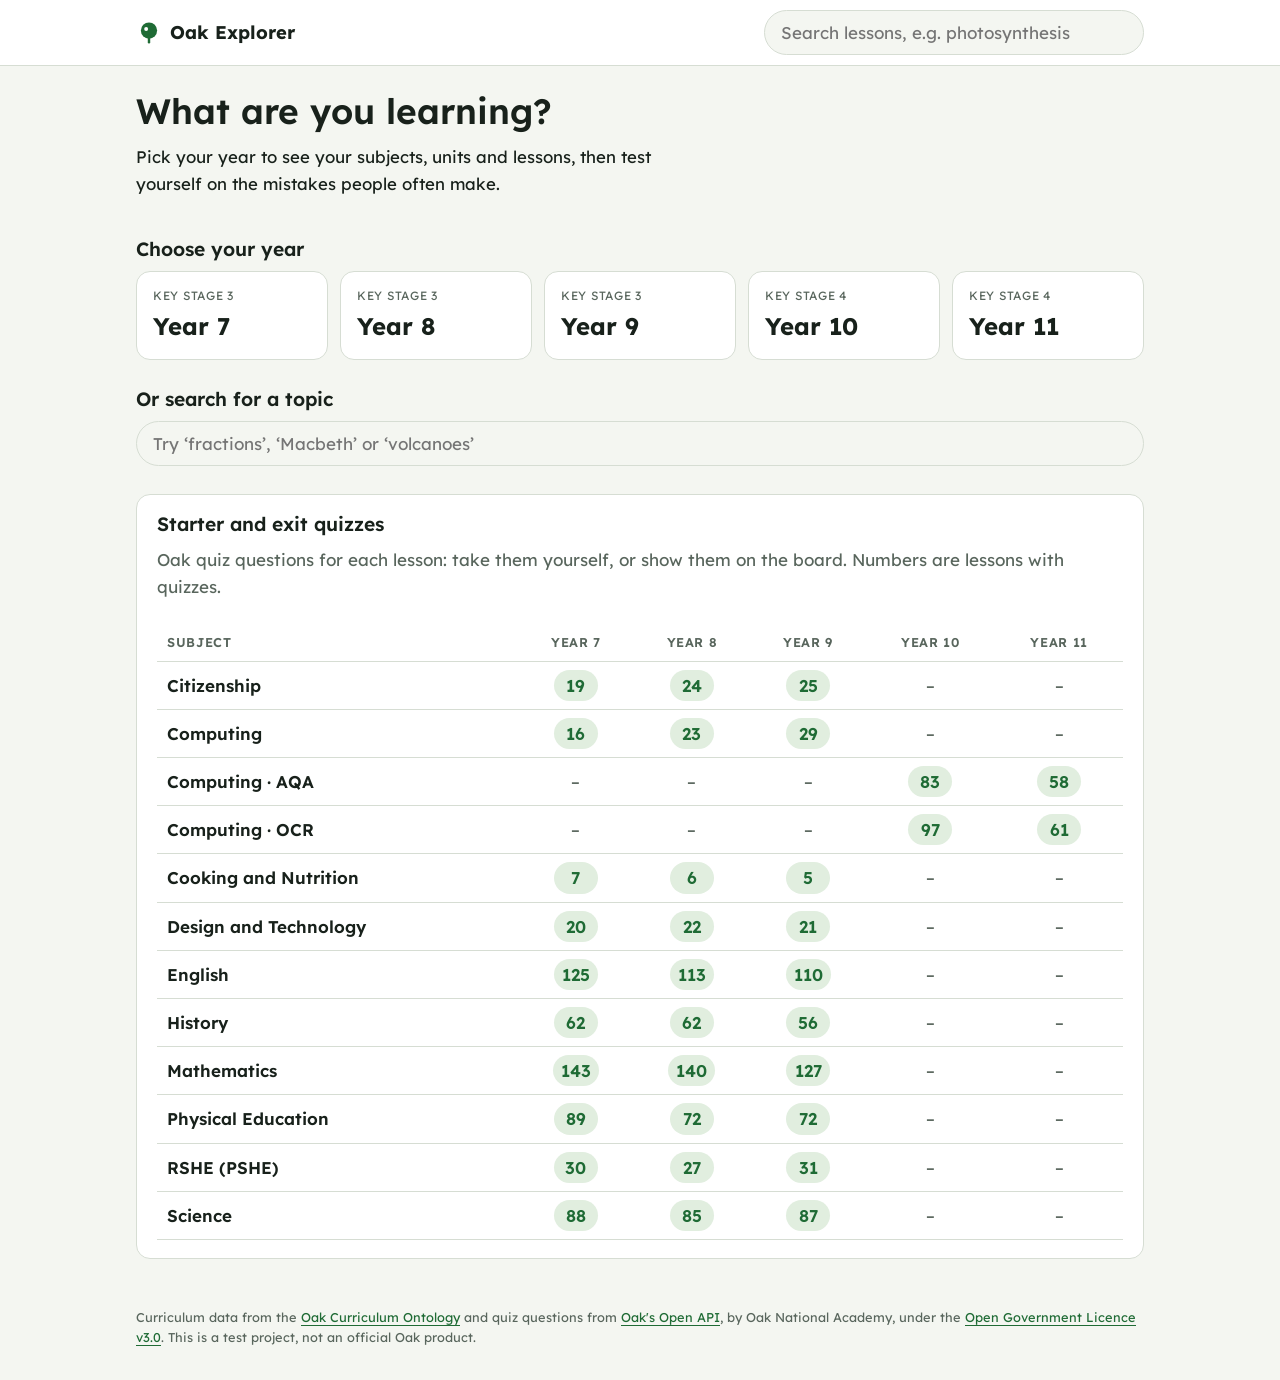
<file: site/index.html>
<!doctype html>
<html lang="en-GB">
<head>
<meta charset="utf-8">
<meta name="viewport" content="width=device-width, initial-scale=1, viewport-fit=cover">
<meta name="description" content="Browse Oak National Academy's Year 7–11 curriculum, take starter and exit quizzes, and show them on the board.">
<style>
:root { padding-top: env(safe-area-inset-top, 0px); padding-bottom: env(safe-area-inset-bottom, 0px); }
body { margin: 0; font-size: 14px; }
img { max-width: 100%; }
[hidden] { display: none !important; }
</style>
<title>Oak Explorer</title>
<meta name="claude:viewport-fit-sides" content="cover">
<link rel="preconnect" href="https://fonts.googleapis.com">
<link rel="preconnect" href="https://fonts.gstatic.com" crossorigin>
<link rel="stylesheet" href="https://fonts.googleapis.com/css2?family=Lexend:wght@400;500;600;700&display=swap">
<style>
/* Layout: one reading column with a sticky header; lesson and unit pages split into content + sidebar on wide screens. */
:root {
  --bg: #f4f6f1;
  --surface: #ffffff;
  --fg: #18211b;
  --muted: #59665d;
  --line: #d6ddd3;
  --accent: #1f6b35;
  --accent-soft: #e1eedf;
  --on-accent: #ffffff;
  --right: #1d7339;
  --right-soft: #e0f2e5;
  --wrong: #b02a20;
  --wrong-soft: #fbe6e3;
  --warn: #8a5300;
  --warn-soft: #fdf1da;
  --font: "Lexend", "Segoe UI", system-ui, -apple-system, sans-serif;
  --radius: 14px;
}
@media (prefers-color-scheme: dark) {
  :root:not([data-theme="light"]) {
    --bg: #121714; --surface: #1b221e; --fg: #e9efe9; --muted: #9fada4; --line: #2e3a33;
    --accent: #74c98a; --accent-soft: #213428; --on-accent: #0c1a10;
    --right: #82d897; --right-soft: #1d3424; --wrong: #ff8f84; --wrong-soft: #3b2220;
    --warn: #f0c36d; --warn-soft: #362a13;
    color-scheme: dark;
  }
}
:root[data-theme="dark"] {
  --bg: #121714; --surface: #1b221e; --fg: #e9efe9; --muted: #9fada4; --line: #2e3a33;
  --accent: #74c98a; --accent-soft: #213428; --on-accent: #0c1a10;
  --right: #82d897; --right-soft: #1d3424; --wrong: #ff8f84; --wrong-soft: #3b2220;
    --warn: #f0c36d; --warn-soft: #362a13;
  color-scheme: dark;
}

* { box-sizing: border-box; }
body { background: var(--bg); color: var(--fg); font: 400 17px/1.6 var(--font); }
body::before { content: ""; position: fixed; inset: 0 0 auto; height: env(safe-area-inset-top, 0px); z-index: 10; background: var(--surface); }
a { color: var(--accent); text-underline-offset: 3px; }
a:focus-visible, button:focus-visible, input:focus-visible, label:focus-within { outline: 3px solid var(--accent); outline-offset: 2px; }
h1, h2, h3 { text-wrap: balance; line-height: 1.2; font-weight: 600; }
h1 { font-size: clamp(1.6rem, 4vw, 2.2rem); margin: .25rem 0 .75rem; }
h2 { font-size: 1.2rem; margin: 0 0 .6rem; }
h3 { font-size: 1rem; margin: 0 0 .4rem; }
p { margin: 0 0 .75rem; }
.muted { color: var(--muted); }
.small { font-size: .85rem; }
.wrap { max-width: 1040px; margin: 0 auto; padding-left: max(16px, env(safe-area-inset-left, 0px)); padding-right: max(16px, env(safe-area-inset-right, 0px)); }

header.site { position: sticky; top: env(safe-area-inset-top, 0px); z-index: 5; background: var(--surface); border-bottom: 1px solid var(--line); }
header.site .wrap { display: flex; gap: 12px 20px; align-items: center; justify-content: space-between; flex-wrap: wrap; padding-block: 10px; }
.brand { font-weight: 700; font-size: 1.15rem; color: var(--fg); text-decoration: none; display: inline-flex; gap: 8px; align-items: center; }
.brand svg { width: 26px; height: 26px; }
.searchbox { flex: 1 1 240px; max-width: 380px; }
input[type=search] {
  width: 100%; font: inherit; color: var(--fg); background: var(--bg);
  border: 1px solid var(--line); border-radius: 999px; padding: .5rem 1rem;
}
.big-search { font-size: 1.1rem; padding: .8rem 1.2rem; border-width: 2px; }

main.wrap { padding-block: 20px 48px; display: grid; gap: 28px; }
footer.wrap { padding-block: 0 32px; color: var(--muted); font-size: .8rem; }

.crumbs { font-size: .85rem; color: var(--muted); display: flex; flex-wrap: wrap; gap: 4px 6px; }
.lead { font-size: 1.08rem; max-width: 62ch; }

.hero p { max-width: 58ch; font-size: 1.05rem; }
.grid { display: grid; gap: 12px; grid-template-columns: repeat(auto-fill, minmax(min(100%, 230px), 1fr)); }
.grid.years { grid-template-columns: repeat(auto-fill, minmax(min(100%, 170px), 1fr)); }
.tile {
  display: grid; gap: 2px; padding: 14px 16px; min-width: 0;
  background: var(--surface); color: var(--fg); text-decoration: none;
  border: 1px solid var(--line); border-radius: var(--radius);
  transition: border-color .15s, transform .15s;
}
.tile:hover { border-color: var(--accent); transform: translateY(-1px); }
.tile strong { font-weight: 600; }
.year-num { font-size: 1.5rem; font-weight: 700; font-variant-numeric: tabular-nums; }
.ks { font-size: .75rem; text-transform: uppercase; letter-spacing: .06em; color: var(--muted); }

.units { list-style: none; margin: 0; padding: 0; display: grid; gap: 10px; counter-reset: unit; }
.units > li { counter-increment: unit; }
.unit-row { position: relative; padding-left: 56px; }
.unit-row::before {
  content: counter(unit); position: absolute; left: 16px; top: 15px; width: 26px; height: 26px; border-radius: 50%;
  display: grid; place-items: center; background: var(--accent-soft); color: var(--accent); font-weight: 600; font-size: .8rem;
}
.choice .unit-row::before { content: "or"; font-size: .7rem; }
.unit-row.is-done::before { content: "✓"; background: var(--accent); color: var(--on-accent); }
.choice { border: 2px dashed var(--line); border-radius: var(--radius); padding: 12px; display: grid; gap: 8px; }
.choice > p { margin: 0 4px; }
.meter { height: 4px; border-radius: 2px; background: var(--line); overflow: hidden; margin-top: 6px; }
.meter span { display: block; height: 100%; background: var(--accent); }

.split { display: grid; gap: 28px; grid-template-columns: minmax(0, 1fr); }
@media (min-width: 820px) { .split { grid-template-columns: minmax(0, 3fr) minmax(0, 2fr); } }
.split > * { min-width: 0; display: grid; gap: 22px; align-content: start; }

.lessons { margin: 0; padding-left: 1.5rem; display: grid; gap: 6px; }
.lessons li.is-done a::after { content: " ✓"; font-weight: 700; color: var(--accent); }
ul.plain { margin: 0; padding-left: 1.2rem; display: grid; gap: 6px; }

details { background: var(--surface); border: 1px solid var(--line); border-radius: var(--radius); padding: 12px 16px; }
summary { cursor: pointer; font-weight: 600; }
details p { margin: .6rem 0 0; }
.tags { display: flex; flex-wrap: wrap; gap: 6px; }
.tag { background: var(--accent-soft); padding: 2px 10px; border-radius: 999px; font-size: .85rem; }

.btn {
  display: inline-flex; justify-content: center; align-items: center; gap: 8px;
  font: inherit; font-weight: 600; cursor: pointer; text-decoration: none;
  padding: 12px 20px; border-radius: var(--radius); border: 0; background: var(--accent); color: var(--on-accent);
}
.btn.ghost { background: var(--surface); color: var(--fg); border: 1px solid var(--line); }
.btn.block { width: 100%; }

.done-toggle {
  justify-self: start; display: inline-flex; align-items: center; gap: 10px; cursor: pointer;
  background: var(--surface); border: 1px solid var(--line); border-radius: 999px; padding: 8px 16px;
}
.done-toggle input { width: 20px; height: 20px; accent-color: var(--accent); margin: 0; }
.outcome { background: var(--accent-soft); border-radius: var(--radius); padding: 16px 20px; }
.outcome p { margin: 0; font-size: 1.05rem; }
dl.keywords { margin: 0; display: grid; gap: 10px; }
dl.keywords dt { font-weight: 600; }
dl.keywords dd { margin: 0; color: var(--muted); }
.pager { display: flex; justify-content: space-between; gap: 12px; flex-wrap: wrap; }

.results { list-style: none; margin: 0; padding: 0; }
.results li { padding: 10px 0; border-bottom: 1px solid var(--line); }

.card { background: var(--surface); border: 1px solid var(--line); border-radius: var(--radius); padding: 20px 22px; max-width: 680px; display: grid; gap: 12px; }
.card.right { border-color: var(--right); background: var(--right-soft); }
.card.wrong { border-color: var(--wrong); background: var(--wrong-soft); }
.card .meta { display: flex; justify-content: space-between; gap: 12px; color: var(--muted); font-size: .9rem; font-variant-numeric: tabular-nums; }
.eyebrow { font-size: .75rem; font-weight: 600; text-transform: uppercase; letter-spacing: .08em; color: var(--muted); margin: 0; }
.claim { font-size: 1.3rem; line-height: 1.4; margin: 0; }
.claim.struck { font-size: 1.05rem; color: var(--muted); text-decoration: line-through; text-decoration-color: var(--wrong); }
.verdict { font-weight: 700; font-size: 1.15rem; margin: 0; }
.actions { display: flex; gap: 10px; flex-wrap: wrap; }
.actions .btn { min-width: 110px; }
.progress-dots { display: flex; gap: 4px; flex-wrap: wrap; }
.progress-dots span { width: 10px; height: 10px; border-radius: 50%; background: var(--line); }
.progress-dots span.r { background: var(--right); }
.progress-dots span.w { background: var(--wrong); }
.progress-dots span.s { background: var(--muted); }
.progress-dots span.now { outline: 2px solid var(--accent); outline-offset: 1px; }

.badge { justify-self: start; display: inline-block; font-size: .75rem; font-weight: 600; letter-spacing: .04em; text-transform: uppercase; padding: 2px 9px; border-radius: 999px; background: var(--accent-soft); color: var(--accent); }
.feature { background: var(--surface); border: 1px solid var(--line); border-radius: var(--radius); padding: 18px 20px; display: grid; gap: 12px; }
.table-wrap { overflow-x: auto; }
.quiz-table { border-collapse: collapse; width: 100%; font-variant-numeric: tabular-nums; }
.quiz-table th, .quiz-table td { padding: 8px 10px; border-bottom: 1px solid var(--line); text-align: center; white-space: nowrap; }
.quiz-table th[scope="row"], .quiz-table thead th:first-child { text-align: left; font-weight: 600; }
.quiz-table thead th { font-size: .8rem; text-transform: uppercase; letter-spacing: .05em; color: var(--muted); font-weight: 600; }
.quiz-table td a { display: inline-block; min-width: 2.6em; padding: 2px 8px; border-radius: 999px; background: var(--accent-soft); font-weight: 600; text-decoration: none; }
.quiz-table .narrow { display: none; }
@media (max-width: 560px) {
  .quiz-table .wide { display: none; }
  .quiz-table .narrow { display: inline; }
  .quiz-table th, .quiz-table td { padding: 8px 4px; }
  .quiz-table th[scope="row"] { white-space: normal; font-size: .9rem; }
  .quiz-table td a { min-width: 0; padding: 2px 6px; font-size: .9rem; }
  .feature { padding: 16px 12px; }
}
.quiz-table td a:hover { background: var(--accent); color: var(--on-accent); }
.quiz-links { display: grid; gap: 10px; }
.interactive { display: grid; grid-template-columns: auto minmax(0, 1fr) auto; gap: 4px 14px; align-items: center; background: var(--accent-soft); border-color: var(--accent); }
.interactive .wave-icon { width: 44px; height: 44px; color: var(--accent); }
.interactive .go { font-weight: 600; color: var(--accent); white-space: nowrap; }
@media (max-width: 480px) { .interactive { grid-template-columns: auto minmax(0, 1fr); } .interactive .go { grid-column: 2; } }
.quiz-link { display: grid; grid-template-columns: minmax(0, 1fr) auto; gap: 4px 12px; align-items: center; }
.quiz-link:hover { transform: none; border-color: var(--line); }
.quiz-link .score { font-variant-numeric: tabular-nums; font-weight: 600; color: var(--accent); }
.quiz-link .actions { grid-column: 1 / -1; margin-top: 6px; }
.btn.small { padding: 8px 14px; font-size: .9rem; min-width: 0; }
.visually-hidden { position: absolute; width: 1px; height: 1px; overflow: hidden; clip: rect(0 0 0 0); white-space: nowrap; }

/* Board view: a whole quiz on one screen for the class. Font size and column count are fitted by script. */
.board {
  position: fixed; inset: 0; z-index: 30; background: var(--bg); display: flex; flex-direction: column; gap: 10px;
  padding: max(10px, env(safe-area-inset-top, 0px)) max(16px, env(safe-area-inset-right, 0px)) max(10px, env(safe-area-inset-bottom, 0px)) max(16px, env(safe-area-inset-left, 0px));
}
.board-bar { display: flex; flex-wrap: wrap; gap: 8px 16px; align-items: center; justify-content: space-between; }
.board-title { display: grid; min-width: 0; }
.board-title strong { font-size: 1.05rem; line-height: 1.25; overflow: hidden; text-overflow: ellipsis; white-space: nowrap; }
.board-tools { display: flex; flex-wrap: wrap; gap: 6px; align-items: center; }
.board-tools button, .board-tools a {
  font: inherit; font-size: .85rem; font-weight: 600; cursor: pointer; text-decoration: none;
  padding: 6px 12px; border-radius: 999px; border: 1px solid var(--line); background: var(--surface); color: var(--fg);
}
.board-tools [aria-pressed="true"] { background: var(--accent); border-color: var(--accent); color: var(--on-accent); }
.board-grid {
  flex: 1; min-height: 0; display: grid; gap: 10px; font-size: var(--fs, 18px);
  grid-template-columns: repeat(var(--cols, 2), minmax(0, 1fr)); grid-template-rows: repeat(var(--rows, 3), minmax(0, 1fr));
}
.bq { background: var(--surface); border: 1px solid var(--line); border-radius: 12px; padding: .6em .8em; overflow: hidden; min-width: 0; min-height: 0; display: flex; flex-direction: column; gap: .4em; line-height: 1.3; }
.bq-head { display: flex; gap: .55em; align-items: baseline; }
.bq-num { flex: none; font-weight: 700; color: var(--on-accent); background: var(--accent); border-radius: .4em; padding: 0 .4em; font-variant-numeric: tabular-nums; }
.bq-q { font-weight: 600; min-width: 0; }
.bq-q pre, .bq li pre { margin: .3em 0 0; font-size: .85em; padding: .35em .55em; overflow: hidden; }
.bq .hint { font-size: .8em; color: var(--muted); }
.bq ol { list-style: none; margin: 0; padding: 0; display: grid; gap: .2em; }
.bq li { display: flex; gap: .45em; min-width: 0; padding: .05em .3em; border-radius: .3em; }
.bq li > div { min-width: 0; }
.bq .letter { flex: none; font-weight: 700; color: var(--accent); }
.bq .pairs { display: grid; grid-template-columns: minmax(0, 1fr) minmax(0, 1.25fr); gap: .3em 1.2em; }
.bq .pairs > ol + ol { border-left: 2px solid var(--line); padding-left: 1em; }
.bq img { max-height: 6em; width: auto; align-self: flex-start; background: #fff; border-radius: .3em; }
/* Answers keep their space while hidden, so revealing them never changes the fitted layout. */
.bq .answer { visibility: hidden; color: var(--right); font-weight: 700; }
.bq.revealed .answer { visibility: visible; }
.bq.revealed li.correct { background: var(--right-soft); color: var(--right); }
.bq.revealed li.correct .letter { color: var(--right); }
.bq.current { outline: 3px solid var(--accent); outline-offset: -1px; }
.board-tools .step { font-variant-numeric: tabular-nums; }
.board-notes {
  position: absolute; z-index: 2; right: max(16px, env(safe-area-inset-right, 0px)); bottom: max(16px, env(safe-area-inset-bottom, 0px));
  width: min(440px, calc(100% - 32px)); max-height: 65%; overflow-y: auto; display: grid; gap: 12px;
  background: var(--surface); border: 1px solid var(--line); border-radius: var(--radius); padding: 16px 18px;
  box-shadow: 0 12px 32px rgb(0 0 0 / .22); font-size: 1rem; line-height: 1.5;
}
.board-notes h2 { font-size: 1rem; margin: 0; }
.board-notes ul { margin: 0; padding-left: 1.2rem; display: grid; gap: 6px; }
.board-notes .close-notes { justify-self: end; }
.board-tools button:disabled { opacity: .4; cursor: default; }
.qscore { font-size: .8rem; font-weight: 600; color: var(--accent); margin-left: 6px; font-variant-numeric: tabular-nums; }
.qtext { font-size: 1.2rem; line-height: 1.45; margin: 0; }
.qtext pre, .opt pre, .match-row pre { margin: .5rem 0 0; font-size: .95rem; }
pre { background: var(--bg); border: 1px solid var(--line); border-radius: 10px; padding: 10px 12px; overflow-x: auto; white-space: pre; }
code { font-family: ui-monospace, SFMono-Regular, Menlo, Consolas, "DejaVu Sans Mono", monospace; font-size: .92em; font-variant-ligatures: none; font-feature-settings: "liga" 0, "calt" 0; }
:not(pre) > code { background: var(--accent-soft); padding: 1px 5px; border-radius: 5px; }
math { font-size: 1.05em; font-family: inherit; math-style: normal; }
.blank { display: inline-block; min-width: 4em; border-bottom: 2px solid var(--fg); }
.qimg { background: #fff; border-radius: 10px; padding: 6px; justify-self: start; }
.opts { display: grid; gap: 8px; }
.opt { display: flex; gap: 12px; align-items: flex-start; padding: 12px 14px; border: 2px solid var(--line); border-radius: 12px; background: var(--surface); cursor: pointer; min-width: 0; }
.opt > div { min-width: 0; }
.opt input { margin-top: 4px; width: 18px; height: 18px; accent-color: var(--accent); flex: none; }
.opt:has(input:checked) { border-color: var(--accent); }
.opt.is-right, .match-row.is-right, .order-list li.is-right { border-color: var(--right); background: var(--right-soft); }
.opt.is-wrong, .match-row.is-wrong, .order-list li.is-wrong { border-color: var(--wrong); background: var(--wrong-soft); }
.short-input { font: inherit; font-size: 1.1rem; padding: 10px 14px; border: 2px solid var(--line); border-radius: 12px; background: var(--surface); color: var(--fg); width: min(100%, 420px); }
.match-row { display: grid; grid-template-columns: minmax(0, 1fr) minmax(0, 1.4fr); gap: 8px 14px; align-items: center; padding: 10px 12px; border: 2px solid var(--line); border-radius: 12px; }
@media (max-width: 560px) { .match-row { grid-template-columns: minmax(0, 1fr); } }
.match-row select { font: inherit; width: 100%; padding: 8px 10px; border-radius: 10px; border: 1px solid var(--line); background: var(--surface); color: var(--fg); }
.order-list { list-style: none; margin: 0; padding: 0; display: grid; gap: 8px; counter-reset: ord; }
.order-list li { counter-increment: ord; display: grid; grid-template-columns: 28px minmax(0, 1fr) auto; gap: 10px; align-items: center; padding: 10px 12px; border: 2px solid var(--line); border-radius: 12px; background: var(--surface); }
.order-list li::before { content: counter(ord); font-weight: 600; color: var(--muted); text-align: center; }
.order-list .moves { display: flex; gap: 4px; }
.order-list .moves button { font: inherit; width: 36px; height: 36px; border-radius: 8px; border: 1px solid var(--line); background: var(--bg); color: var(--fg); cursor: pointer; }
.order-list .moves button:disabled { opacity: .35; cursor: default; }
.feedback { border-radius: 12px; padding: 12px 14px; background: var(--bg); display: grid; gap: 6px; }
.feedback.right { background: var(--right-soft); }
.feedback.wrong { background: var(--wrong-soft); }
.feedback ul, .feedback ol { margin: 0; padding-left: 1.4rem; }
.feedback p { margin: 0; }
.big-score { font-size: 2.6rem; font-weight: 700; font-variant-numeric: tabular-nums; line-height: 1; margin: 0; }

.lesson-actions { display: flex; flex-wrap: wrap; gap: 10px; align-items: center; }
.oak-link { display: inline-flex; align-items: center; gap: 6px; padding: 8px 16px; border-radius: 999px; border: 1px solid var(--line); background: var(--surface); font-weight: 600; text-decoration: none; }
.oak-link:hover { border-color: var(--accent); }
.guidance { border-left: 4px solid var(--warn); background: var(--warn-soft); border-radius: 10px; padding: 12px 16px; display: grid; gap: 6px; }
.guidance h2 { font-size: 1rem; margin: 0; color: var(--warn); }
.guidance ul { margin: 0; padding-left: 1.2rem; display: grid; gap: 4px; }
.guidance p { margin: 0; }
.notice { background: var(--surface); border: 1px solid var(--line); border-radius: var(--radius); padding: 14px 18px; }

@media (prefers-reduced-motion: reduce) { .tile { transition: none; } .tile:hover { transform: none; } }
</style>
</head>
<body>
<header class="site">
  <div class="wrap">
    <a class="brand" href="#home">
      <svg viewBox="0 0 32 32" aria-hidden="true"><circle cx="16" cy="13" r="10" fill="var(--accent)"></circle><rect x="14.5" y="18" width="3" height="11" rx="1.5" fill="var(--accent)"></rect><circle cx="12.5" cy="11" r="2.4" fill="var(--surface)"></circle></svg>
      Oak Explorer
    </a>
    <div class="searchbox">
      <input id="header-search" type="search" placeholder="Search lessons, e.g. photosynthesis" aria-label="Search lessons and units" autocomplete="off">
    </div>
  </div>
</header>

<main class="wrap" id="view">
  <section class="hero">
    <h1>What are you learning?</h1>
    <p>Pick your year to see your subjects, units and lessons, then test yourself on the mistakes people often make.</p>
    <p class="muted">Loading Years 7–11…</p>
  </section>
</main>

<div id="board" class="board" hidden></div>

<footer class="wrap">
  Curriculum data from the <a href="https://github.com/oaknational/oak-curriculum-ontology">Oak Curriculum Ontology</a>
  and quiz questions from <a href="https://open-api.thenational.academy/">Oak's Open API</a>, by Oak National Academy,
  under the <a href="https://www.nationalarchives.gov.uk/doc/open-government-licence/version/3/">Open Government Licence v3.0</a>.
  This is a test project, not an official Oak product.
</footer>

<script>
(function () {
  "use strict";

  const view = document.getElementById("view");
  const headerSearch = document.getElementById("header-search");
  const state = { index: null, chunks: {}, math: {}, query: "", quiz: null };

  // ---------- data ----------
  async function getJSON(path) {
    const res = await fetch(path);
    if (!res.ok) throw new Error(`Couldn't load ${path} (${res.status})`);
    return res.json();
  }
  async function loadIndex() {
    if (!state.index) state.index = await getJSON("data/index.json");
    return state.index;
  }
  async function loadChunk(id) {
    if (!state.chunks[id]) {
      state.chunks[id] = getJSON(`data/s-${id}.json`).then((chunk) => {
        Object.assign(state.math, chunk.math || {}); // LaTeX → MathML, prepared at build time
        return chunk;
      });
    }
    return state.chunks[id];
  }
  async function unitData(uvId) {
    const idx = await loadIndex();
    const meta = idx.units[uvId];
    if (!meta) return null;
    const chunk = await loadChunk(meta.chunk);
    return { meta, chunk, unit: chunk.units[uvId] };
  }
  async function lessonData(lessonId) {
    const idx = await loadIndex();
    const chunkId = idx.lessonChunk[lessonId];
    if (chunkId === undefined) return null;
    const chunk = await loadChunk(chunkId);
    return { chunk, lesson: chunk.lessons[lessonId] };
  }

  // ---------- progress (this browser only) ----------
  const KEY = "oak-explorer:done";
  function loadDone() {
    try { return new Set(JSON.parse(localStorage.getItem(KEY) || "[]").map(String)); }
    catch (e) { return new Set(); }
  }
  let done = loadDone();
  function setDone(id, on) {
    on ? done.add(String(id)) : done.delete(String(id));
    try { localStorage.setItem(KEY, JSON.stringify([...done])); } catch (e) { /* not saved */ }
  }
  const countDone = (ids) => ids.filter((id) => done.has(String(id))).length;

  const SCORES = "oak-explorer:quiz-scores";
  function loadScores() {
    try { return JSON.parse(localStorage.getItem(SCORES) || "{}") || {}; }
    catch (e) { return {}; }
  }
  let scores = loadScores();
  function saveScore(lessonId, kind, score, total) {
    const key = `${lessonId}:${kind}`;
    const prev = scores[key];
    if (!prev || score / total >= prev.score / prev.total) scores[key] = { score, total };
    try { localStorage.setItem(SCORES, JSON.stringify(scores)); } catch (e) { /* not saved */ }
  }
  const bestScore = (lessonId, kind) => scores[`${lessonId}:${kind}`];

  // ---------- helpers ----------
  const esc = (s) => String(s ?? "").replace(/[&<>"']/g, (c) => ({ "&": "&amp;", "<": "&lt;", ">": "&gt;", '"': "&quot;", "'": "&#39;" }[c]));
  // Oak quiz text: ```code``` blocks, `inline code` and {{}} blanks.
  function rich(text) {
    const parts = String(text ?? "").split("```");
    return parts.map((part, i) => {
      if (i % 2) return `<pre><code>${esc(part.replace(/^\n+|\n+$/g, ""))}</code></pre>`;
      if (i > 0) part = part.replace(/^\n+/, "");
      if (i < parts.length - 1) part = part.replace(/\n+$/, "");
      return part.split("$$").map((seg, j) => j % 2
        ? state.math[seg] || `<span class="tex">${esc(texToText(seg))}</span>`
        : esc(seg)
          .replace(/`([^`]+)`/g, "<code>$1</code>")
          .replace(/\{\{\s*\}\}/g, '<span class="blank" aria-label="blank"></span>')
          .replace(/\n/g, "<br>")).join("");
    }).join("");
  }

  // Readable plain text for LaTeX, for places that can't hold markup (dropdown options).
  const SUPERSCRIPTS = { 0: "⁰", 1: "¹", 2: "²", 3: "³", 4: "⁴", 5: "⁵", 6: "⁶", 7: "⁷", 8: "⁸", 9: "⁹", "-": "⁻" };
  function texToText(tex) {
    let t = String(tex);
    for (let k = 0; k < 3; k++) t = t.replace(/\\frac\s*\{([^{}]*)\}\s*\{([^{}]*)\}/g, "$1/$2").replace(/\\sqrt\s*\{([^{}]*)\}/g, "√($1)");
    return t
      .replace(/\s*\\over\s*/g, "/")
      .replace(/\^\{?(-?\d+)\}?/g, (_, d) => [...d].map((c) => SUPERSCRIPTS[c] || c).join(""))
      .replace(/\\times/g, "×").replace(/\\div/g, "÷").replace(/\\pi/g, "π").replace(/\\(leq|le)\b/g, "≤").replace(/\\(geq|ge)\b/g, "≥")
      .replace(/\\neq/g, "≠").replace(/\\approx/g, "≈").replace(/\\circ/g, "°").replace(/\\Omega/g, "Ω").replace(/\\(cdot|dot)/g, "·")
      .replace(/\\text\s*\{([^{}]*)\}/g, "$1").replace(/\\(left|right|quad|;|,|space)/g, " ")
      .replace(/\\[a-zA-Z]+/g, "").replace(/[{}]/g, "").replace(/\s+/g, " ").trim();
  }
  // Plain text for a quiz string: math through texToText, other markup removed.
  const plainText = (text) => String(text ?? "").split("$$").map((seg, j) => j % 2 ? texToText(seg) : seg.replace(/```|`/g, "")).join("");
  const plural = (n, word) => `${n} ${word}${n === 1 ? "" : "s"}`;
  const crumbs = (...parts) =>
    `<nav class="crumbs" aria-label="Breadcrumb">${["<a href=\"#home\">Home</a>", ...parts].join("<span aria-hidden=\"true\">›</span>")}</nav>`;
  function setView(html, title) {
    view.innerHTML = html;
    document.title = title ? `${title} · Oak Explorer` : "Oak Explorer";
  }
  // Lessons with an interactive, animated version in lessons/<slug>.html.
  const INTERACTIVE = new Set(["representing-sound-with-binary-data"]);
  const oakUrl = (slug) => `https://www.thenational.academy/teachers/lessons/${encodeURIComponent(slug)}`;
  const oakLink = (lesson, cls = "oak-link") => lesson.slug
    ? `<a class="${cls}" href="${oakUrl(lesson.slug)}" target="_blank" rel="noopener">View on Oak <span aria-hidden="true">↗</span><span class="visually-hidden"> (opens Oak National Academy in a new tab)</span></a>` : "";
  function guidanceHtml(lesson, heading = "h2") {
    if (!lesson.guidance && !lesson.supervision) return "";
    const items = (lesson.guidance || []).map((g) => `<li><strong>${esc(g.label)}.</strong> ${esc(g.description)}</li>`).join("");
    return `<section class="guidance" aria-label="Content guidance"><${heading}>⚠ Content guidance</${heading}>
      ${items ? `<ul>${items}</ul>` : ""}${lesson.supervision ? `<p><strong>${esc(lesson.supervision)}.</strong></p>` : ""}</section>`;
  }
  function unitHash(uvId, progId) { return `#unit-${uvId}${progId ? `-p-${progId}` : ""}`; }
  function lessonHash(lessonId, uvId, progId) {
    return `#lesson-${lessonId}${uvId ? `-u-${uvId}` : ""}${uvId && progId ? `-p-${progId}` : ""}`;
  }

  // ---------- views ----------
  async function homeView() {
    const idx = await loadIndex();
    const years = idx.years.map((y) => `
      <a class="tile" href="#year-${y.id}">
        <span class="ks">${esc(y.key_stage)}</span>
        <span class="year-num">Year ${y.number}</span>
      </a>`).join("");
    const progress = done.size
      ? `<p class="notice">You've marked <strong>${plural(done.size, "lesson")}</strong> as done on this device.</p>` : "";
    setView(`
      <section class="hero">
        <h1>What are you learning?</h1>
        <p>Pick your year to see your subjects, units and lessons, then test yourself on the mistakes people often make.</p>
      </section>
      ${progress}
      <section><h2>Choose your year</h2><div class="grid years">${years}</div></section>
      <section>
        <h2>Or search for a topic</h2>
        <input id="home-search" class="big-search" type="search" placeholder="Try ‘fractions’, ‘Macbeth’ or ‘volcanoes’" aria-label="Search lessons and units" autocomplete="off">
      </section>
      ${quizFeature(idx)}`);
    document.getElementById("home-search").addEventListener("input", (e) => startSearch(e.target.value));
  }

  function quizFeature(idx) {
    // One row per subject, one column per year; each cell links to that programme.
    const progs = Object.entries(idx.programmes).filter(([, p]) => p.quizzes);
    if (!progs.length) return "";
    const years = [...new Set(progs.map(([, p]) => p.year))].sort((a, b) => a - b);
    const rows = new Map();
    for (const [pid, p] of progs) {
      if (!rows.has(p.title)) rows.set(p.title, {});
      rows.get(p.title)[p.year] = { pid, n: p.quizzes };
    }
    const body = [...rows.keys()].sort().map((title) => `<tr><th scope="row">${esc(title)}</th>${years.map((y) => {
      const cell = rows.get(title)[y];
      return `<td>${cell ? `<a href="#prog-${cell.pid}" title="${plural(cell.n, "lesson")} with quizzes">${cell.n}</a>` : `<span class="muted" aria-label="none">–</span>`}</td>`;
    }).join("")}</tr>`).join("");
    return `<section class="feature">
      <div><h2>Starter and exit quizzes</h2>
      <p class="muted">Oak quiz questions for each lesson: take them yourself, or show them on the board. Numbers are lessons with quizzes.</p></div>
      <div class="table-wrap"><table class="quiz-table">
        <thead><tr><th scope="col">Subject</th>${years.map((y) => `<th scope="col"><span class="wide">Year </span><span class="narrow" aria-hidden="true">Y</span>${y}</th>`).join("")}</tr></thead>
        <tbody>${body}</tbody></table></div>
    </section>`;
  }

  async function yearView(yearId) {
    const idx = await loadIndex();
    const year = idx.years.find((y) => y.id === yearId);
    if (!year) return notFound();
    const progs = (idx.yearProgrammes[yearId] || []).map((pid) => {
      const p = idx.programmes[pid];
      return `<a class="tile" href="#prog-${pid}">${p.quizzes ? '<span class="badge">Quizzes</span>' : ""}<strong>${esc(p.title)}</strong><span class="muted small">${plural(p.units.length, "unit")}</span></a>`;
    }).join("");
    const gcse = year.key_stage === "Key Stage 4"
      ? `<p class="muted">GCSE subjects can come in versions for different exam boards or tiers. Ask your teacher which one you're doing.</p>` : "";
    setView(`${crumbs(`Year ${year.number}`)}<div><h1>Year ${year.number} subjects</h1>${gcse}</div><div class="grid">${progs}</div>`, `Year ${year.number}`);
  }

  function unitRow(idx, uvId, progId) {
    const u = idx.units[uvId];
    const n = countDone(u.lessons);
    const pct = u.lessons.length ? Math.round((100 * n) / u.lessons.length) : 0;
    return `<a class="tile unit-row${pct === 100 ? " is-done" : ""}" href="${unitHash(uvId, progId)}">
      <strong>${esc(u.name)}</strong>
      <span class="muted small">${plural(u.lessons.length, "lesson")}${n ? ` · ${n} done` : ""}</span>
      <span class="meter" aria-hidden="true"><span style="width:${pct}%"></span></span>
    </a>`;
  }

  async function programmeView(progId) {
    const idx = await loadIndex();
    const p = idx.programmes[progId];
    if (!p) return notFound();
    const slots = p.units.map((slot) => slot.choice
      ? `<li><div class="choice"><p><strong>${esc(slot.choice)}</strong> <span class="muted small">· your school picks one</span></p>${slot.options.map((id) => unitRow(idx, id, progId)).join("")}</div></li>`
      : `<li>${unitRow(idx, slot.options[0], progId)}</li>`).join("");
    setView(`
      ${crumbs(`<a href="#year-${p.year_id}">Year ${p.year}</a>`, esc(p.title))}
      <div><h1>${esc(p.title)} <span class="muted">Year ${p.year}</span></h1>
      <p class="muted">Units are listed in the order they're usually taught.</p></div>
      <ol class="units">${slots}</ol>`, `${p.title} Year ${p.year}`);
  }

  async function unitView(uvId, progId) {
    const data = await unitData(uvId);
    if (!data) return notFound();
    const idx = state.index;
    const { unit, chunk } = data;
    const p = progId ? idx.programmes[progId] : null;
    const n = countDone(unit.lessons);
    const lessons = unit.lessons.map((lid) => {
      const best = bestScore(lid, "exit");
      const badge = best ? `<span class="qscore" title="Best exit quiz score">${best.score}/${best.total}</span>` : "";
      return `<li class="${done.has(String(lid)) ? "is-done" : ""}"><a href="${lessonHash(lid, uvId, progId)}">${esc(chunk.lessons[lid].name)}</a>${badge}</li>`;
    }).join("");
    const prior = unit.prior.length
      ? `<section><h2>Before you start, you should know…</h2><ul class="plain">${unit.prior.map((x) => `<li>${esc(x)}</li>`).join("")}</ul></section>` : "";
    const why = unit.why ? `<details><summary>Why are we learning this now?</summary><p>${esc(unit.why)}</p></details>` : "";
    const threads = unit.threads.length
      ? `<section><h2>Big ideas</h2><div class="tags">${unit.threads.map((t) => `<span class="tag">${esc(t)}</span>`).join("")}</div></section>` : "";
    const quiz = unit.mistakes.length
      ? `<a class="btn block" href="#check-unit-${uvId}">Test yourself: ${plural(unit.mistakes.length, "common mistake")}</a>` : "";
    setView(`
      ${crumbs(...(p ? [`<a href="#year-${p.year_id}">Year ${p.year}</a>`, `<a href="#prog-${progId}">${esc(p.title)}</a>`] : []), esc(unit.name))}
      <div><h1>${esc(unit.name)}</h1>${unit.description ? `<p class="lead">${esc(unit.description)}</p>` : ""}</div>
      <div class="split">
        <section>
          <div><h2>Lessons</h2><p class="muted small">${n ? `${n} of ${unit.lessons.length} lessons done` : `${plural(unit.lessons.length, "lesson")}, in teaching order`}</p></div>
          <ol class="lessons">${lessons}</ol>
        </section>
        <aside>${quiz}${prior}${why}${threads}</aside>
      </div>`, unit.name);
  }

  async function lessonView(lessonId, uvId, progId) {
    const data = await lessonData(lessonId);
    if (!data) return notFound();
    const { lesson } = data;
    const idx = state.index;
    const home = idx.search.find((row) => row[0] === lessonId);
    uvId = uvId && idx.units[uvId] ? uvId : home ? home[2] : null;
    const u = uvId ? idx.units[uvId] : null;
    let prev = null, next = null;
    if (u) {
      const i = u.lessons.indexOf(lessonId);
      prev = i > 0 ? u.lessons[i - 1] : null;
      next = i >= 0 && i + 1 < u.lessons.length ? u.lessons[i + 1] : null;
    }
    const points = lesson.points.length
      ? `<section><h2>Key learning points</h2><ul class="plain">${lesson.points.map((x) => `<li>${esc(x)}</li>`).join("")}</ul></section>` : "";
    const keywords = lesson.keywords.length
      ? `<section><h2>Keywords</h2><dl class="keywords">${lesson.keywords.map(([k, d]) => `<div><dt>${esc(k)}</dt><dd>${esc(d)}</dd></div>`).join("")}</dl></section>` : "";
    const quiz = lesson.mistakes.length
      ? `<a class="btn block" href="#check-lesson-${lessonId}${uvId ? `-u-${uvId}` : ""}">Spot the mistake (${lesson.mistakes.length})</a>` : "";
    const quizLink = (kind, label, hint) => {
      const n = lesson.quiz && lesson.quiz[kind] ? lesson.quiz[kind].length : 0;
      if (!n) return "";
      const best = bestScore(lessonId, kind);
      const suffix = `${uvId ? `-u-${uvId}` : ""}${uvId && progId ? `-p-${progId}` : ""}`;
      return `<div class="tile quiz-link">
        <strong>${label}</strong><span class="score">${best ? `Best ${best.score}/${best.total}` : `${n} questions`}</span>
        <span class="muted small">${hint}</span>
        <div class="actions"><a class="btn small" href="#quiz-${lessonId}-${kind}${suffix}">Take the quiz</a>
        <a class="btn small ghost" href="#board-${lessonId}-${kind}${suffix}">Show on board</a></div></div>`;
    };
    const quizzes = lesson.quiz ? `<section><h2>Quizzes</h2><div class="quiz-links">
        ${quizLink("starter", "Starter quiz", "Check what you remember before the lesson")}
        ${quizLink("exit", "Exit quiz", "Test what you've learned after the lesson")}</div></section>` : "";
    const interactive = INTERACTIVE.has(lesson.slug) ? `<a class="tile interactive" href="lessons/${encodeURIComponent(lesson.slug)}.html">
        <svg class="wave-icon" viewBox="0 0 44 44" aria-hidden="true"><path d="M4 22c4-12 8-12 12 0s8 12 12 0 8-12 12 0" fill="none" stroke="currentColor" stroke-width="3" stroke-linecap="round"/><circle cx="10" cy="13" r="2.5" fill="currentColor"/><circle cx="22" cy="31" r="2.5" fill="currentColor"/><circle cx="34" cy="13" r="2.5" fill="currentColor"/></svg>
        <span><strong>Interactive lesson</strong><br><span class="muted small">Animated step-by-step learning with sounds, quick checks and Oak's quizzes</span></span>
        <span class="go">Start <span aria-hidden="true">→</span></span></a>` : "";
    const pager = u ? `<nav class="pager">
        ${prev ? `<a href="${lessonHash(prev, uvId, progId)}">← Previous lesson</a>` : "<span></span>"}
        ${next ? `<a href="${lessonHash(next, uvId, progId)}">Next lesson →</a>` : `<a href="${unitHash(uvId, progId)}">Back to the unit</a>`}
      </nav>` : "";
    setView(`
      ${crumbs(...(u ? [`<a href="${unitHash(uvId, progId)}">${esc(u.name)}</a>`] : []), esc(lesson.name))}
      <h1>${esc(lesson.name)}</h1>
      <div class="lesson-actions">
        <label class="done-toggle"><input id="done-toggle" type="checkbox" ${done.has(String(lessonId)) ? "checked" : ""}> I've done this lesson</label>
        ${oakLink(lesson)}
      </div>
      ${guidanceHtml(lesson)}
      ${lesson.outcome ? `<section class="outcome"><h2>By the end you'll be able to…</h2><p>${esc(lesson.outcome)}</p></section>` : ""}
      ${interactive}
      <div class="split"><div>${quizzes}${points}</div><aside>${quiz}${keywords}</aside></div>
      ${pager}`, lesson.name);
    document.getElementById("done-toggle").addEventListener("change", (e) => setDone(lessonId, e.target.checked));
  }

  // ---------- spot the mistake ----------
  async function checkView(scope, id, uvId) {
    let title, back, chunk, ids;
    if (scope === "unit") {
      const data = await unitData(id);
      if (!data) return notFound();
      ({ chunk } = data);
      title = data.unit.name; ids = data.unit.mistakes; back = unitHash(id);
    } else {
      const data = await lessonData(id);
      if (!data) return notFound();
      ({ chunk } = data);
      title = data.lesson.name; ids = data.lesson.mistakes; back = lessonHash(id, uvId);
    }
    state.quiz = { scope, id, uvId, title, back, chunk, cards: ids.map((m) => chunk.mistakes[m]), i: 0, results: [], answer: null };
    setView(`
      ${crumbs(`<a href="${back}">${esc(title)}</a>`, "Spot the mistake")}
      <div><h1>Spot the mistake</h1>
      <p class="muted">These are things people often get wrong in <strong>${esc(title)}</strong>. Decide whether each one is true or false, then see how to get it right.</p></div>
      <div id="quiz"></div>`, `Spot the mistake · ${title}`);
    renderCard();
  }

  function renderCard() {
    const q = state.quiz;
    const box = document.getElementById("quiz");
    if (!box) return;
    const asked = q.results.filter((r) => r !== "s").length;
    const score = q.results.filter((r) => r === "r").length;
    const dots = `<div class="progress-dots" aria-hidden="true">${q.cards.map((_, k) =>
      `<span class="${q.results[k] || ""}${k === q.i && q.i < q.cards.length ? " now" : ""}"></span>`).join("")}</div>`;
    const scoreText = asked ? `Score ${score}/${asked}` : "";

    if (!q.cards.length) {
      box.innerHTML = `<p class="notice">There are no common mistakes listed for this yet.</p>`;
      return;
    }
    if (q.i >= q.cards.length) {
      box.innerHTML = `<article class="card">
        <h2>All done!</h2>
        ${asked ? `<p>You got <strong>${score} out of ${asked}</strong> true-or-false questions right.</p>` : ""}
        ${dots}
        <div class="actions"><button class="btn" id="again" type="button">Start again</button><a class="btn ghost" href="${q.back}">Back to ${esc(q.title)}</a></div>
      </article>`;
      document.getElementById("again").addEventListener("click", () => { q.i = 0; q.results = []; q.answer = null; renderCard(); });
      return;
    }

    const card = q.cards[q.i];
    const lessonName = q.chunk.lessons[card.lesson] ? q.chunk.lessons[card.lesson].name : "";
    const meta = `<div class="meta"><span>Card ${q.i + 1} of ${q.cards.length}</span><span>${scoreText}</span></div>${dots}`;

    if (q.answer === null) {
      box.innerHTML = card.belief
        ? `<article class="card">${meta}<p class="eyebrow">True or false?</p><p class="claim">${esc(card.belief)}</p>
            <div class="actions"><button class="btn" data-choice="true" type="button">True</button><button class="btn" data-choice="false" type="button">False</button></div></article>`
        : `<article class="card">${meta}<p class="eyebrow">A common mistake</p><p class="claim">${esc(card.statement)}</p>
            <div class="actions"><button class="btn" data-choice="reveal" type="button">Show how to get it right</button></div></article>`;
      box.querySelectorAll("[data-choice]").forEach((b) => b.addEventListener("click", () => {
        const c = b.dataset.choice;
        // Every card is a misconception, so "False" is always the right answer.
        q.answer = c;
        q.results[q.i] = c === "reveal" ? "s" : c === "false" ? "r" : "w";
        renderCard();
      }));
      return;
    }

    const result = q.results[q.i];
    const cls = result === "r" ? " right" : result === "w" ? " wrong" : "";
    const verdict = result === "r" ? `<p class="verdict">Correct, it's false.</p>`
      : result === "w" ? `<p class="verdict">Not quite. It's actually false.</p>` : "";
    const claim = card.belief && result !== "s" ? `<p class="claim struck">${esc(card.belief)}</p>` : `<p class="claim">${esc(card.statement)}</p>`;
    const lessonLink = lessonName
      ? `<p class="muted small">Learn more in the lesson: <a href="${lessonHash(card.lesson, q.scope === "unit" ? q.id : q.uvId)}">${esc(lessonName)}</a></p>` : "";
    box.innerHTML = `<article class="card${cls}">${meta}${verdict}${claim}
      <div><h3>How to get it right</h3><p>${esc(card.correction)}</p>${lessonLink}</div>
      <div class="actions"><button class="btn" id="next" type="button">${q.i + 1 < q.cards.length ? "Next card →" : "See my score"}</button></div></article>`;
    const nextBtn = document.getElementById("next");
    nextBtn.addEventListener("click", () => { q.i += 1; q.answer = null; renderCard(); });
    nextBtn.focus({ preventScroll: true });
  }

  // ---------- starter and exit quizzes ----------
  function shuffle(list) {
    const a = list.slice();
    for (let i = a.length - 1; i > 0; i--) { const j = Math.floor(Math.random() * (i + 1)); [a[i], a[j]] = [a[j], a[i]]; }
    return a;
  }
  // Shuffle, but never hand back the list already in its correct order.
  function scramble(list) {
    if (list.length < 2) return list.slice();
    let a;
    do { a = shuffle(list); } while (a.every((x, i) => x === list[i]));
    return a;
  }
  // Lenient comparison for typed answers: ignores case, spaces, quotes, final full stops and how powers are written.
  const norm = (s) => plainText(s).toLowerCase().replace(/[“”‘’"']/g, "").replace(/[²]/g, "2").replace(/[³]/g, "3")
    .replace(/\^/g, "").replace(/\s+/g, "").replace(/[.!?]+$/, "");
  // "66 cm²" also accepts "66": the number on its own.
  const numberPart = (s) => { const m = plainText(s).trim().match(/^-?[\d.,]+(?=\s*[a-zA-Zµ°%])/); return m ? m[0] : null; };

  async function quizView(lessonId, kind, uvId, progId) {
    const data = await lessonData(lessonId);
    if (!data || !data.lesson.quiz || !data.lesson.quiz[kind] || !data.lesson.quiz[kind].length) return notFound();
    const { lesson } = data;
    const back = lessonHash(lessonId, uvId, progId);
    const label = kind === "starter" ? "Starter quiz" : "Exit quiz";
    state.run = { lessonId, kind, back, label, lesson, questions: lesson.quiz[kind], i: 0, results: [], checked: false };
    setView(`
      ${crumbs(`<a href="${back}">${esc(lesson.name)}</a>`, label)}
      <div><h1>${label}</h1><p class="muted">${esc(lesson.name)}</p></div>
      <div id="run"></div>`, `${label} · ${lesson.name}`);
    startQuestion();
  }

  function startQuestion() {
    const r = state.run;
    const q = r.questions[r.i];
    r.checked = false;
    if (q) {
      if (q.type === "match") r.choices = shuffle(q.pairs.map((p) => p[1]));
      if (q.type === "order") r.order = scramble(q.items.map((_, k) => k));
    }
    renderQuestion();
  }

  function runMeta() {
    const r = state.run;
    const score = r.results.filter(Boolean).length;
    const dots = `<div class="progress-dots" aria-hidden="true">${r.questions.map((_, k) =>
      `<span class="${r.results[k] === true ? "r" : r.results[k] === false ? "w" : ""}${k === r.i ? " now" : ""}"></span>`).join("")}</div>`;
    return `<div class="meta"><span>Question ${r.i + 1} of ${r.questions.length}</span><span>${r.results.length ? `Score ${score}/${r.results.length}` : ""}</span></div>${dots}`;
  }

  const optionHtml = (o) => o.img ? `<img class="qimg" src="${esc(o.img)}" alt="">` : rich(o.text);

  function renderQuestion() {
    const r = state.run;
    const box = document.getElementById("run");
    if (!box) return;
    if (r.i >= r.questions.length) return renderQuizEnd(box);
    const q = r.questions[r.i];
    let body = "";
    if (q.type === "mc") {
      const multi = q.correct.length > 1;
      body = `${multi ? `<p class="eyebrow">Choose ${q.correct.length} answers</p>` : ""}<div class="opts" role="${multi ? "group" : "radiogroup"}">${q.options.map((o, k) =>
        `<label class="opt" data-k="${k}"><input type="${multi ? "checkbox" : "radio"}" name="mc" value="${k}"><div>${optionHtml(o)}</div></label>`).join("")}</div>`;
    } else if (q.type === "short") {
      body = `<label class="eyebrow" for="short">Type your answer</label><input id="short" class="short-input" type="text" autocomplete="off" spellcheck="false">`;
    } else if (q.type === "match") {
      body = `<p class="eyebrow">Match each one</p><div class="opts">${q.pairs.map((p, k) => `
        <div class="match-row" data-k="${k}"><div>${rich(p[0])}</div>
        <select aria-label="Match for ${esc(plainText(p[0]))}"><option value="">Choose…</option>${r.choices.map((c) => `<option value="${esc(c)}">${esc(plainText(c))}</option>`).join("")}</select></div>`).join("")}</div>`;
    } else if (q.type === "order") {
      body = `<p class="eyebrow">Use the arrows to put these in order</p><ol class="order-list">${r.order.map((item, k) => `
        <li data-item="${item}"><div>${rich(q.items[item])}</div><div class="moves">
          <button type="button" data-move="-1" data-pos="${k}" aria-label="Move up" ${k === 0 ? "disabled" : ""}>↑</button>
          <button type="button" data-move="1" data-pos="${k}" aria-label="Move down" ${k === r.order.length - 1 ? "disabled" : ""}>↓</button></div></li>`).join("")}</ol>`;
    }
    box.innerHTML = `<article class="card">${runMeta()}
      <div class="qtext">${rich(q.q)}</div>
      ${q.img ? `<img class="qimg" src="${esc(q.img)}" alt="">` : ""}
      ${body}
      <div id="feedback"></div>
      <div class="actions"><button class="btn" id="check" type="button">Check answer</button></div></article>`;

    box.querySelectorAll("[data-move]").forEach((b) => b.addEventListener("click", () => {
      const pos = +b.dataset.pos, to = pos + +b.dataset.move;
      [r.order[pos], r.order[to]] = [r.order[to], r.order[pos]];
      renderQuestion();
      const again = box.querySelector(`[data-pos="${to}"][data-move="${b.dataset.move}"]`) || box.querySelector(`[data-pos="${to}"]`);
      if (again) again.focus();
    }));
    const shortInput = document.getElementById("short");
    if (shortInput) {
      shortInput.focus({ preventScroll: true });
      shortInput.addEventListener("keydown", (e) => { if (e.key === "Enter") { e.preventDefault(); document.getElementById("check").click(); } });
    }
    document.getElementById("check").addEventListener("click", checkAnswer);
  }

  function checkAnswer() {
    const r = state.run;
    const q = r.questions[r.i];
    const box = document.getElementById("run");
    if (r.checked) { r.i += 1; startQuestion(); return; }

    let right = false, reveal = "";
    if (q.type === "mc") {
      const picked = [...box.querySelectorAll("input[name=mc]:checked")].map((x) => +x.value);
      if (!picked.length) return hint("Choose an answer first.");
      right = picked.length === q.correct.length && picked.every((k) => q.correct.includes(k));
      box.querySelectorAll(".opt").forEach((el) => {
        const k = +el.dataset.k, isCorrect = q.correct.includes(k), isPicked = picked.includes(k);
        if (isCorrect) el.classList.add("is-right");
        else if (isPicked) el.classList.add("is-wrong");
      });
      if (!right) reveal = `<p>The correct answer${q.correct.length > 1 ? "s are" : " is"} highlighted in green.</p>`;
    } else if (q.type === "short") {
      const value = document.getElementById("short").value;
      if (!value.trim()) return hint("Type an answer first.");
      right = q.accept.some((a) => norm(a) === norm(value) || numberPart(a) === value.trim());
      if (!right) reveal = `<p>Accepted answer${q.accept.length > 1 ? "s" : ""}: ${q.accept.map((a) => `<strong>${rich(a)}</strong>`).join(", ")}</p>`;
    } else if (q.type === "match") {
      const rows = [...box.querySelectorAll(".match-row")];
      if (rows.some((row) => !row.querySelector("select").value)) return hint("Choose a match for every row first.");
      right = true;
      const fixes = [];
      rows.forEach((row) => {
        const pair = q.pairs[+row.dataset.k];
        const ok = row.querySelector("select").value === pair[1];
        row.classList.add(ok ? "is-right" : "is-wrong");
        if (!ok) { right = false; fixes.push(`<li><strong>${esc(pair[0])}</strong> → ${esc(pair[1])}</li>`); }
      });
      if (!right) reveal = `<p>Correct matches:</p><ul>${fixes.join("")}</ul>`;
    } else if (q.type === "order") {
      right = r.order.every((item, k) => item === k);
      box.querySelectorAll(".order-list li").forEach((li, k) => li.classList.add(+li.dataset.item === k ? "is-right" : "is-wrong"));
      if (!right) reveal = `<p>The correct order is:</p><ol>${q.items.map((x) => `<li>${rich(x)}</li>`).join("")}</ol>`;
    }

    r.checked = true;
    r.results[r.i] = right;
    box.querySelectorAll("input, select, [data-move]").forEach((el) => { el.disabled = true; });
    const fb = document.getElementById("feedback");
    fb.className = `feedback ${right ? "right" : "wrong"}`;
    fb.innerHTML = `<p class="verdict">${right ? "Correct!" : "Not quite."}</p>${reveal}`;
    const btn = document.getElementById("check");
    btn.textContent = r.i + 1 < r.questions.length ? "Next question →" : "See my score";
    btn.focus({ preventScroll: true });
    box.querySelector(".meta span:last-child").textContent = `Score ${r.results.filter(Boolean).length}/${r.results.length}`;
  }

  function hint(text) {
    const fb = document.getElementById("feedback");
    fb.className = "feedback";
    fb.innerHTML = `<p>${esc(text)}</p>`;
  }

  function renderQuizEnd(box) {
    const r = state.run;
    const score = r.results.filter(Boolean).length, total = r.questions.length;
    saveScore(r.lessonId, r.kind, score, total);
    const best = bestScore(r.lessonId, r.kind);
    const pct = score / total;
    const message = pct === 1 ? "Perfect score!" : pct >= 0.7 ? "Great work." : pct >= 0.4 ? "Good effort. Have another look at the lesson and try again." : "Keep going. Read through the lesson, then try again.";
    const markDone = r.kind === "exit" && !done.has(String(r.lessonId))
      ? `<button class="btn ghost" id="mark-done" type="button">Mark lesson as done</button>` : "";
    const next = r.kind === "starter" ? `<a class="btn ghost" href="${r.back}">Go to the lesson</a>` : `<a class="btn ghost" href="${r.back}">Back to the lesson</a>`;
    box.innerHTML = `<article class="card">
      <p class="eyebrow">${r.label} complete</p>
      <p class="big-score">${score}/${total}</p>
      <p>${message}${best && (best.score !== score || best.total !== total) ? ` Your best is ${best.score}/${best.total}.` : ""}</p>
      <div class="progress-dots" aria-hidden="true">${r.results.map((x) => `<span class="${x ? "r" : "w"}"></span>`).join("")}</div>
      <div class="actions"><button class="btn" id="retry" type="button">Try again</button>${markDone}${next}</div></article>`;
    document.getElementById("retry").addEventListener("click", () => { r.i = 0; r.results = []; startQuestion(); });
    const md = document.getElementById("mark-done");
    if (md) md.addEventListener("click", () => { setDone(r.lessonId, true); md.textContent = "Marked as done ✓"; md.disabled = true; });
  }

  // ---------- board view (whole quiz on one screen) ----------
  const board = document.getElementById("board");
  const LETTERS = "ABCDEFGHIJKLMNOPQRSTUVWXYZ";

  function openBoard() {
    board.hidden = false;
    view.hidden = true;
    document.querySelector("header.site").hidden = true;
    document.querySelector("footer.wrap").hidden = true;
  }
  function closeBoard() {
    if (board.hidden) return;
    board.hidden = true;
    board.innerHTML = "";
    view.hidden = false;
    document.querySelector("header.site").hidden = false;
    document.querySelector("footer.wrap").hidden = false;
    state.board = null;
    if (document.fullscreenElement && document.exitFullscreen) document.exitFullscreen().catch(() => {});
  }

  async function boardView(lessonId, kind, uvId, progId) {
    const data = await lessonData(lessonId);
    const quiz = data && data.lesson.quiz;
    if (!quiz || !quiz[kind] || !quiz[kind].length) { closeBoard(); return notFound(); }
    const suffix = `${uvId ? `-u-${uvId}` : ""}${uvId && progId ? `-p-${progId}` : ""}`;
    const same = state.board && state.board.lessonId === lessonId && state.board.kind === kind;
    const questions = quiz[kind];
    state.board = {
      lessonId, kind, suffix,
      revealed: same ? state.board.revealed : 0, // answers shown, in question order
      notesOpen: same ? state.board.notesOpen : false, // teacher notes stay off the projector until asked for
      // Fixed for this showing, so letters stay put when answers are revealed or the screen resizes.
      layouts: same ? state.board.layouts : questions.map((q) => ({
        match: q.type === "match" ? shuffle(q.pairs.map((_, k) => k)) : null,
        order: q.type === "order" ? scramble(q.items.map((_, k) => k)) : null,
      })),
    };
    document.title = `${kind === "starter" ? "Starter" : "Exit"} quiz board · ${data.lesson.name}`;
    openBoard();
    renderBoard(data.lesson, questions);
  }

  function boardQuestion(q, k, layout) {
    let body = "", answer = "";
    if (q.type === "mc") {
      const multi = q.correct.length > 1;
      body = `${multi ? `<div class="hint">Choose ${q.correct.length} answers</div>` : ""}<ol>${q.options.map((o, i) =>
        `<li class="${q.correct.includes(i) ? "correct" : ""}"><span class="letter">${LETTERS[i]}</span><div>${optionHtml(o)}</div></li>`).join("")}</ol>`;
      answer = `Answer: ${q.correct.map((i) => LETTERS[i]).join(", ")}`;
    } else if (q.type === "short") {
      answer = `Answer: ${q.accept.map(rich).join(" / ")}`;
    } else if (q.type === "match") {
      const right = layout.match;
      body = `<div class="hint">Match each number to a letter</div><div class="pairs">
        <ol>${q.pairs.map((p, i) => `<li><span class="letter">${i + 1}</span><div>${rich(p[0])}</div></li>`).join("")}</ol>
        <ol>${right.map((pi, j) => `<li><span class="letter">${LETTERS[j]}</span><div>${rich(q.pairs[pi][1])}</div></li>`).join("")}</ol></div>`;
      answer = `Answer: ${q.pairs.map((_, i) => `${i + 1}${LETTERS[right.indexOf(i)]}`).join(", ")}`;
    } else if (q.type === "order") {
      const items = layout.order;
      body = `<div class="hint">Write the letters in the correct order</div><ol>${items.map((item, j) =>
        `<li><span class="letter">${LETTERS[j]}</span><div>${rich(q.items[item])}</div></li>`).join("")}</ol>`;
      answer = `Answer: ${q.items.map((_, item) => LETTERS[items.indexOf(item)]).join(", ")}`;
    }
    return `<article class="bq">
      <div class="bq-head"><span class="bq-num">${k + 1}</span><div class="bq-q">${rich(q.q)}</div></div>
      ${q.img ? `<img src="${esc(q.img)}" alt="">` : ""}${body}<div class="answer">${answer}</div></article>`;
  }

  function renderBoard(lesson, questions) {
    const b = state.board;
    const other = b.kind === "starter" ? "exit" : "starter";
    const hasOther = lesson.quiz[other] && lesson.quiz[other].length;
    const canFullscreen = document.fullscreenEnabled && document.documentElement.requestFullscreen;
    const hasNotes = !!(lesson.tips || lesson.guidance || lesson.supervision);
    board.innerHTML = `
      <div class="board-bar">
        <div class="board-title"><span class="eyebrow">${b.kind === "starter" ? "Starter" : "Exit"} quiz · ${plural(questions.length, "question")}</span><strong>${esc(lesson.name)}</strong></div>
        <div class="board-tools">
          ${hasOther ? `<a href="#board-${b.lessonId}-starter${b.suffix}" aria-pressed="${b.kind === "starter"}">Starter</a><a href="#board-${b.lessonId}-exit${b.suffix}" aria-pressed="${b.kind === "exit"}">Exit</a>` : ""}
          <button type="button" id="board-prev" aria-label="Hide the last answer">◀</button>
          <button type="button" id="board-next" class="step" title="Right arrow, down arrow or space">Next answer ▶</button>
          <button type="button" id="board-answers"></button>
          ${hasNotes ? `<button type="button" id="board-notes-toggle" aria-pressed="${b.notesOpen}" aria-controls="board-notes" title="Teacher tips and content guidance (T)">${lesson.guidance || lesson.supervision ? "⚠ " : ""}Teacher notes</button>` : ""}
          ${oakLink(lesson, "")}
          ${canFullscreen ? `<button type="button" id="board-full">${document.fullscreenElement ? "Exit full screen" : "Full screen"}</button>` : ""}
          <a href="#lesson-${b.lessonId}${b.suffix}">Close</a>
        </div>
      </div>
      <div class="board-grid" id="board-grid">${questions.map((q, k) => boardQuestion(q, k, b.layouts[k])).join("")}</div>
      ${hasNotes ? `<aside class="board-notes" id="board-notes" aria-label="Teacher notes" ${b.notesOpen ? "" : "hidden"}>
        <button type="button" class="btn small ghost close-notes" id="board-notes-close">Hide notes</button>
        ${guidanceHtml(lesson, "h2")}
        ${lesson.tips ? `<section><h2>Teacher tips</h2><ul>${lesson.tips.map((t) => `<li>${esc(t)}</li>`).join("")}</ul></section>` : ""}
      </aside>` : ""}`;
    if (hasNotes) {
      document.getElementById("board-notes-toggle").addEventListener("click", toggleNotes);
      document.getElementById("board-notes-close").addEventListener("click", toggleNotes);
    }
    document.getElementById("board-answers").addEventListener("click", () => revealTo(b.revealed === questions.length ? 0 : questions.length));
    document.getElementById("board-next").addEventListener("click", () => revealTo(b.revealed + 1));
    document.getElementById("board-prev").addEventListener("click", () => revealTo(b.revealed - 1));
    const full = document.getElementById("board-full");
    if (full) full.addEventListener("click", () => {
      const req = document.fullscreenElement ? document.exitFullscreen() : document.documentElement.requestFullscreen();
      Promise.resolve(req).catch(() => {}).finally(() => setTimeout(() => renderBoard(lesson, questions), 150));
    });
    fitBoard();
    settleBoard();
    revealTo(b.revealed);
  }

  // Show the first n answers. Only classes change, so the fitted layout stays exactly as it is.
  function revealTo(n) {
    const b = state.board;
    const cards = [...board.querySelectorAll(".bq")];
    if (!b || !cards.length) return;
    b.revealed = Math.max(0, Math.min(cards.length, n));
    cards.forEach((card, k) => {
      card.classList.toggle("revealed", k < b.revealed);
      card.classList.toggle("current", b.revealed < cards.length && k === b.revealed - 1);
    });
    const all = b.revealed === cards.length;
    document.getElementById("board-answers").textContent = all ? "Hide answers" : "Show all answers";
    document.getElementById("board-answers").setAttribute("aria-pressed", String(all));
    const next = document.getElementById("board-next");
    next.textContent = all ? `All ${cards.length} answers shown` : `Show answer ${b.revealed + 1} of ${cards.length} ▶`;
    next.disabled = all;
    document.getElementById("board-prev").disabled = b.revealed === 0;
  }

  // The notes panel floats over the board, so opening it never changes the fitted layout.
  function toggleNotes() {
    const b = state.board, panel = document.getElementById("board-notes");
    if (!b || !panel) return;
    b.notesOpen = !b.notesOpen;
    panel.hidden = !b.notesOpen;
    document.getElementById("board-notes-toggle").setAttribute("aria-pressed", String(b.notesOpen));
  }

  document.addEventListener("keydown", (e) => {
    if (board.hidden || !state.board || e.altKey || e.ctrlKey || e.metaKey) return;
    if (e.key === "t" || e.key === "T") { e.preventDefault(); toggleNotes(); return; }
    const step = { ArrowRight: 1, ArrowDown: 1, " ": 1, PageDown: 1, Enter: 1, ArrowLeft: -1, ArrowUp: -1, PageUp: -1, Backspace: -1 }[e.key];
    if (e.key === "Enter" && e.target.closest && e.target.closest("button, a")) return;
    if (step) { e.preventDefault(); revealTo(state.board.revealed + step); }
    else if (e.key === "Home") { e.preventDefault(); revealTo(0); }
    else if (e.key === "End") { e.preventDefault(); revealTo(Infinity); }
  });

  // Try every column count and keep the one that allows the largest text with nothing cut off.
  function fitBoard() {
    const grid = document.getElementById("board-grid");
    if (!grid || !grid.clientHeight) return;
    const cards = [...grid.children];
    const n = cards.length;
    // Long numbers and formulas can't wrap, so check the cells inside each card too, not just the card.
    const inner = cards.map((c) => [...c.querySelectorAll("pre, .bq-q, .bq li > div")]);
    const fits = () => cards.every((c, i) => c.scrollHeight <= c.clientHeight + 1 && c.scrollWidth <= c.clientWidth + 1 &&
      inner[i].every((el) => el.scrollWidth <= el.clientWidth + 1));
    // Four or more questions always form a grid of at least two rows, never one long strip.
    const maxCols = n >= 4 ? Math.ceil(n / 2) : n;
    let best = { size: 0, cols: 1 };
    for (let cols = 1; cols <= maxCols; cols++) {
      const rows = Math.ceil(n / cols);
      if (cols > 1 && Math.ceil(n / (cols - 1)) === rows) continue; // same rows, narrower cells
      grid.style.setProperty("--cols", cols);
      grid.style.setProperty("--rows", rows);
      let lo = 6, hi = 72;
      while (hi - lo > 0.5) {
        const mid = (lo + hi) / 2;
        grid.style.setProperty("--fs", `${mid}px`);
        if (fits()) lo = mid; else hi = mid;
      }
      if (lo > best.size + 0.25) best = { size: lo, cols };
    }
    grid.style.setProperty("--cols", best.cols);
    grid.style.setProperty("--rows", Math.ceil(n / best.cols));
    grid.style.setProperty("--fs", `${(best.size * 0.97).toFixed(2)}px`); // a little slack for late font swaps
  }

  // Fallback fonts for maths symbols can arrive after the first fit; check again once they have.
  function boardOverflows() {
    const grid = document.getElementById("board-grid");
    return !!grid && [...grid.children].some((c) => c.scrollHeight > c.clientHeight + 1 || c.scrollWidth > c.clientWidth + 1);
  }
  function settleBoard() {
    [120, 400, 1200].forEach((ms) => setTimeout(() => { if (!board.hidden && boardOverflows()) fitBoard(); }, ms));
  }

  let fitQueued = false;
  window.addEventListener("resize", () => {
    if (board.hidden || fitQueued) return;
    fitQueued = true;
    requestAnimationFrame(() => { fitQueued = false; fitBoard(); });
  });
  if (document.fonts && document.fonts.ready) document.fonts.ready.then(() => { if (!board.hidden) fitBoard(); });

  // ---------- search ----------
  function startSearch(value) {
    state.query = value;
    headerSearch.value = value;
    if (location.hash !== "#search") location.hash = "search";
    else renderResults();
  }

  async function searchView() {
    await loadIndex();
    setView(`<div><h1>Search</h1><p class="muted">Search Year 7–11 units and lessons by name or keyword.</p></div>
      <input id="search-page" class="big-search" type="search" aria-label="Search lessons and units" autocomplete="off" placeholder="Try ‘fractions’, ‘Macbeth’ or ‘volcanoes’">
      <div id="results"></div>`, "Search");
    const input = document.getElementById("search-page");
    input.value = state.query;
    input.addEventListener("input", (e) => { state.query = e.target.value; headerSearch.value = e.target.value; renderResults(); });
    if (document.activeElement !== headerSearch) { input.focus(); input.setSelectionRange(input.value.length, input.value.length); }
    renderResults();
  }

  function renderResults() {
    const box = document.getElementById("results");
    const input = document.getElementById("search-page");
    if (!box) return;
    if (input && input.value !== state.query) input.value = state.query;
    const q = state.query.trim().toLowerCase();
    if (q.length < 2) { box.innerHTML = ""; return; }
    const idx = state.index;
    const units = Object.entries(idx.units).filter(([, u]) => u.name.toLowerCase().includes(q));
    const seen = new Set();
    const uniqueUnits = units.filter(([, u]) => !seen.has(u.name) && seen.add(u.name))
      .sort((a, b) => a[1].name.localeCompare(b[1].name)).slice(0, 20);
    const nameHits = [], keywordHits = [];
    for (const row of idx.search) {
      if (row[1].toLowerCase().includes(q)) nameHits.push(row);
      else if (row[3].toLowerCase().includes(q)) keywordHits.push(row);
    }
    const lessons = nameHits.concat(keywordHits).slice(0, 30);
    if (!uniqueUnits.length && !lessons.length) {
      box.innerHTML = `<p class="muted">Nothing found for “${esc(state.query)}”. Try a shorter or different word.</p>`;
      return;
    }
    box.innerHTML = `
      ${uniqueUnits.length ? `<section><h2>Units</h2><ul class="results">${uniqueUnits.map(([id, u]) =>
        `<li><a href="${unitHash(id)}">${esc(u.name)}</a>${u.year ? ` <span class="muted">· Year ${u.year}</span>` : ""}</li>`).join("")}</ul></section>` : ""}
      ${lessons.length ? `<section><h2>Lessons</h2><ul class="results">${lessons.map(([id, name, uv]) =>
        `<li><a href="${lessonHash(id, uv)}">${esc(name)}</a> <span class="muted">· ${esc(idx.units[uv].name)}</span></li>`).join("")}</ul></section>` : ""}`;
  }

  headerSearch.addEventListener("input", (e) => startSearch(e.target.value));

  // ---------- routing ----------
  function notFound() {
    setView(`${crumbs("Not found")}<h1>We couldn't find that page</h1><p><a href="#home">Go back to the start</a></p>`, "Not found");
  }

  async function route() {
    const h = location.hash.replace(/^#/, "");
    if (h !== "search") { headerSearch.value = ""; state.query = ""; }
    if (!h.startsWith("board-")) closeBoard();
    let m;
    try {
      if (!h || h === "home") await homeView();
      else if (h === "search") await searchView();
      else if ((m = h.match(/^year-(\d+)$/))) await yearView(+m[1]);
      else if ((m = h.match(/^prog-(\d+)$/))) await programmeView(+m[1]);
      else if ((m = h.match(/^unit-(\d+)(?:-p-(\d+))?$/))) await unitView(+m[1], m[2] ? +m[2] : null);
      else if ((m = h.match(/^lesson-(\d+)(?:-u-(\d+))?(?:-p-(\d+))?$/))) await lessonView(+m[1], m[2] ? +m[2] : null, m[3] ? +m[3] : null);
      else if ((m = h.match(/^check-(unit|lesson)-(\d+)(?:-u-(\d+))?$/))) await checkView(m[1], +m[2], m[3] ? +m[3] : null);
      else if ((m = h.match(/^quiz-(\d+)-(starter|exit)(?:-u-(\d+))?(?:-p-(\d+))?$/))) await quizView(+m[1], m[2], m[3] ? +m[3] : null, m[4] ? +m[4] : null);
      else if ((m = h.match(/^board-(\d+)-(starter|exit)(?:-u-(\d+))?(?:-p-(\d+))?$/))) await boardView(+m[1], m[2], m[3] ? +m[3] : null, m[4] ? +m[4] : null);
      else notFound();
    } catch (err) {
      setView(`<h1>Something went wrong</h1><p>${esc(err.message)}</p><p><a href="#home">Go back to the start</a></p>`);
    }
    if (h !== "search") window.scrollTo(0, 0);
  }

  window.addEventListener("hashchange", route);
  route();
})();
</script>
</body>
</html>
</file>
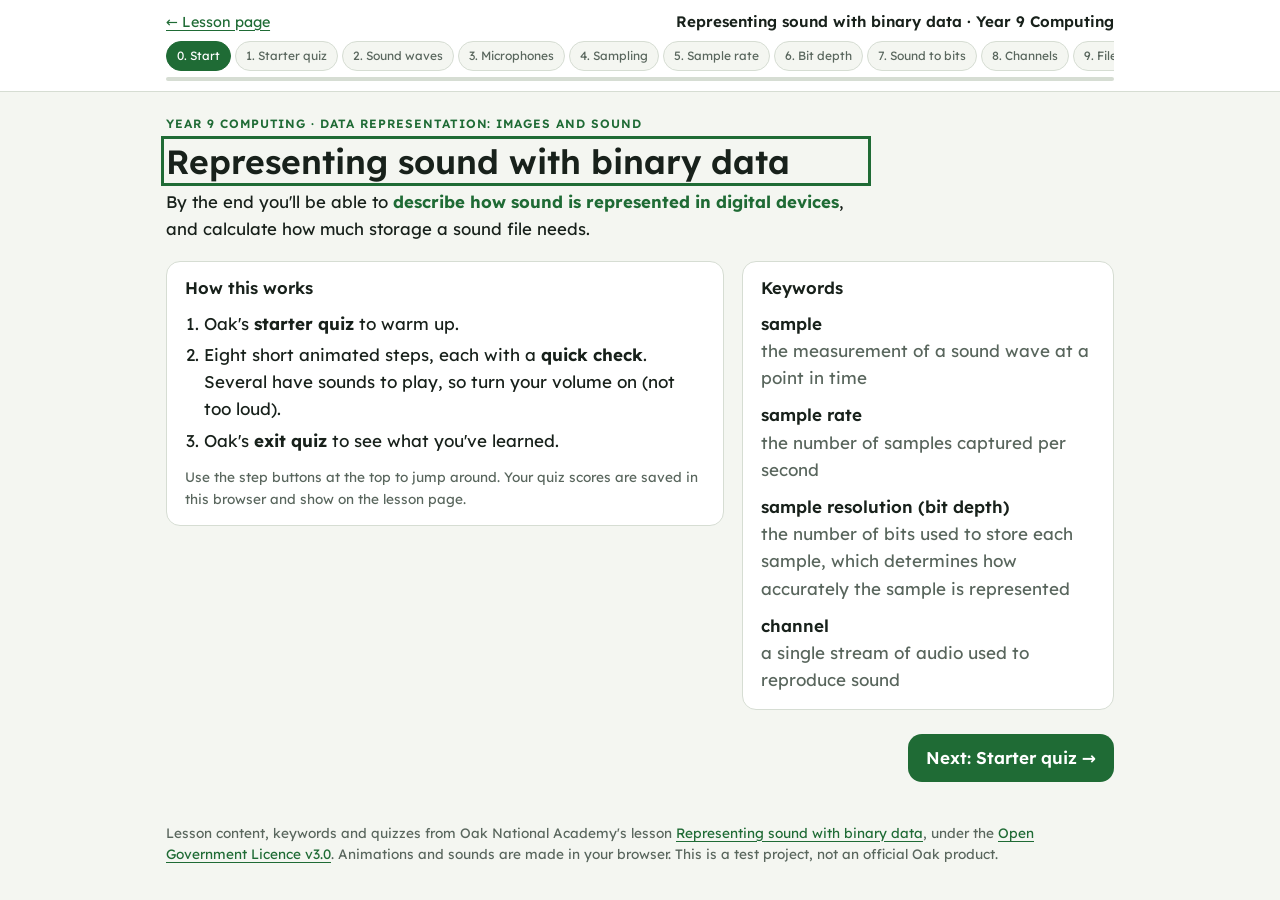
<file: site/lessons/representing-sound-with-binary-data.html>
<!doctype html>
<html lang="en-GB">
<head>
<meta charset="utf-8">
<meta name="viewport" content="width=device-width, initial-scale=1, viewport-fit=cover">
<meta name="description" content="Interactive Year 9 Computing lesson: how sound is represented with binary data, with Oak's starter and exit quizzes.">
<title>Sound as binary · Oak Explorer</title>
<link rel="preconnect" href="https://fonts.googleapis.com">
<link rel="preconnect" href="https://fonts.gstatic.com" crossorigin>
<link rel="stylesheet" href="https://fonts.googleapis.com/css2?family=Lexend:wght@400;500;600;700&display=swap">
<style>
/* One step on screen at a time: a sticky bar with the step list, the step's animation, then its quick check. */
:root {
  --bg: #f4f6f1; --surface: #ffffff; --fg: #18211b; --muted: #59665d; --line: #d6ddd3;
  --accent: #1f6b35; --accent-soft: #e1eedf; --on-accent: #ffffff;
  --right: #1d7339; --right-soft: #e0f2e5; --wrong: #b02a20; --wrong-soft: #fbe6e3;
  --warn: #8a5300; --warn-soft: #fdf1da;
  --wave: #2f6fb0; --signal: #c0561b; --left: #2f6fb0; --rightch: #b8336a;
  --font: "Lexend", "Segoe UI", system-ui, -apple-system, sans-serif;
  --mono: ui-monospace, "SFMono-Regular", Menlo, Consolas, monospace;
  --radius: 14px;
}
@media (prefers-color-scheme: dark) {
  :root:not([data-theme="light"]) {
    --bg: #121714; --surface: #1b221e; --fg: #e9efe9; --muted: #9fada4; --line: #2e3a33;
    --accent: #74c98a; --accent-soft: #213428; --on-accent: #0c1a10;
    --right: #82d897; --right-soft: #1d3424; --wrong: #ff8f84; --wrong-soft: #3b2220;
    --warn: #f0c36d; --warn-soft: #362a13;
    --wave: #7fb4ec; --signal: #f0a066; --left: #7fb4ec; --rightch: #f08cb5;
    color-scheme: dark;
  }
}
:root[data-theme="dark"] {
  --bg: #121714; --surface: #1b221e; --fg: #e9efe9; --muted: #9fada4; --line: #2e3a33;
  --accent: #74c98a; --accent-soft: #213428; --on-accent: #0c1a10;
  --right: #82d897; --right-soft: #1d3424; --wrong: #ff8f84; --wrong-soft: #3b2220;
  --warn: #f0c36d; --warn-soft: #362a13;
  --wave: #7fb4ec; --signal: #f0a066; --left: #7fb4ec; --rightch: #f08cb5;
  color-scheme: dark;
}
* { box-sizing: border-box; }
[hidden] { display: none !important; }
html { padding-top: env(safe-area-inset-top, 0px); padding-bottom: env(safe-area-inset-bottom, 0px); }
body { margin: 0; background: var(--bg); color: var(--fg); font: 400 17px/1.6 var(--font); }
a { color: var(--accent); text-underline-offset: 3px; }
:focus-visible { outline: 3px solid var(--accent); outline-offset: 2px; }
h1, h2, h3 { text-wrap: balance; line-height: 1.2; font-weight: 600; margin: 0; }
h1 { font-size: clamp(1.5rem, 4vw, 2.1rem); }
h2 { font-size: clamp(1.25rem, 3vw, 1.6rem); }
h3 { font-size: 1.05rem; }
p { margin: 0; }
.muted { color: var(--muted); }
.small { font-size: .85rem; }
.wrap { max-width: 980px; margin: 0 auto; padding-left: max(16px, env(safe-area-inset-left, 0px)); padding-right: max(16px, env(safe-area-inset-right, 0px)); }
.visually-hidden { position: absolute; width: 1px; height: 1px; overflow: hidden; clip: rect(0 0 0 0); white-space: nowrap; }

header.bar { position: sticky; top: 0; z-index: 5; background: var(--surface); border-bottom: 1px solid var(--line); }
header.bar .wrap { display: grid; gap: 6px; padding-block: 10px; }
.bar-top { display: flex; gap: 8px 16px; align-items: center; justify-content: space-between; flex-wrap: wrap; }
.bar-top a { font-size: .9rem; }
.bar-title { font-weight: 600; font-size: .95rem; }
.steps { display: flex; gap: 4px; list-style: none; margin: 0; padding: 0; overflow-x: auto; scrollbar-width: none; }
.steps::-webkit-scrollbar { display: none; }
.steps button {
  font: inherit; font-size: .75rem; white-space: nowrap; cursor: pointer; padding: 4px 10px; border-radius: 999px;
  border: 1px solid var(--line); background: var(--bg); color: var(--muted);
}
.steps button[aria-current="step"] { background: var(--accent); border-color: var(--accent); color: var(--on-accent); }
.steps button.seen:not([aria-current]) { color: var(--fg); border-color: var(--accent); }
.progress { height: 4px; border-radius: 2px; background: var(--line); overflow: hidden; }
.progress span { display: block; height: 100%; background: var(--accent); transition: width .4s ease; }

main.wrap { padding-block: 22px 40px; }
.step { display: grid; gap: 18px; animation: rise .45s ease both; }
@keyframes rise { from { opacity: 0; transform: translateY(12px); } to { opacity: 1; transform: none; } }
.eyebrow { font-size: .75rem; text-transform: uppercase; letter-spacing: .08em; color: var(--accent); font-weight: 600; }
.lead { font-size: 1.05rem; max-width: 68ch; }
.panel { background: var(--surface); border: 1px solid var(--line); border-radius: var(--radius); padding: 16px 18px; display: grid; gap: 12px; min-width: 0; }
.say { display: grid; gap: 8px; max-width: 70ch; }
.say p strong { color: var(--accent); }
.two { display: grid; gap: 18px; grid-template-columns: minmax(0, 1fr); }
@media (min-width: 820px) { .two { grid-template-columns: minmax(0, 3fr) minmax(0, 2fr); align-items: start; } }
canvas.viz { width: 100%; display: block; border-radius: 10px; background: var(--bg); touch-action: pan-y; }
.controls { display: flex; flex-wrap: wrap; gap: 10px 14px; align-items: center; }
.controls label { display: grid; gap: 2px; font-size: .9rem; flex: 1 1 220px; }
input[type=range] { width: 100%; accent-color: var(--accent); }
.readout { font-variant-numeric: tabular-nums; font-weight: 600; }
.big-num { font-size: clamp(1.4rem, 4vw, 2rem); font-weight: 700; font-variant-numeric: tabular-nums; color: var(--accent); }

.btn {
  display: inline-flex; justify-content: center; align-items: center; gap: 8px;
  font: inherit; font-weight: 600; cursor: pointer; text-decoration: none; min-height: 44px;
  padding: 10px 18px; border-radius: var(--radius); border: 0; background: var(--accent); color: var(--on-accent);
}
.btn.ghost { background: var(--surface); color: var(--fg); border: 1px solid var(--line); }
.btn.small { padding: 6px 12px; min-height: 36px; font-size: .9rem; }
.btn[aria-pressed="true"] { background: var(--accent); color: var(--on-accent); border-color: var(--accent); }
.btn:disabled { opacity: .45; cursor: default; }
.seg { display: inline-flex; border: 1px solid var(--line); border-radius: 999px; overflow: hidden; }
.seg button { font: inherit; font-size: .9rem; padding: 8px 14px; border: 0; background: var(--surface); color: var(--fg); cursor: pointer; min-height: 40px; }
.seg button[aria-pressed="true"] { background: var(--accent); color: var(--on-accent); }

.nav { display: flex; justify-content: space-between; gap: 12px; flex-wrap: wrap; padding-top: 6px; }

/* Quick checks and quiz questions */
.check { border: 2px dashed var(--accent); }
.check h3::before { content: "✓ "; color: var(--accent); }
.options { display: grid; gap: 8px; }
.option {
  font: inherit; text-align: left; cursor: pointer; padding: 10px 14px; border-radius: 10px; min-height: 44px;
  border: 1px solid var(--line); background: var(--bg); color: var(--fg); display: flex; gap: 10px; align-items: baseline;
}
.option .letter { font-weight: 700; color: var(--muted); min-width: 1.2em; }
.option:hover:not(:disabled) { border-color: var(--accent); }
.option[aria-pressed="true"] { border-color: var(--accent); box-shadow: inset 0 0 0 1px var(--accent); }
.option.is-right { background: var(--right-soft); border-color: var(--right); }
.option.is-wrong { background: var(--wrong-soft); border-color: var(--wrong); }
.option:disabled { cursor: default; }
.feedback { border-radius: 10px; padding: 10px 14px; animation: rise .3s ease both; }
.feedback.right { background: var(--right-soft); border-left: 4px solid var(--right); }
.feedback.wrong { background: var(--wrong-soft); border-left: 4px solid var(--wrong); }
.answer-row { display: flex; gap: 8px; flex-wrap: wrap; }
.answer-row input { font: inherit; padding: 8px 12px; border-radius: 10px; border: 1px solid var(--line); background: var(--bg); color: var(--fg); min-width: 0; flex: 1 1 160px; }
.quiz-meta { display: flex; justify-content: space-between; gap: 8px; flex-wrap: wrap; font-size: .85rem; color: var(--muted); }
.score { font-size: 2.4rem; font-weight: 700; color: var(--accent); }

dl.keywords { margin: 0; display: grid; gap: 10px; }
dl.keywords dt { font-weight: 600; }
dl.keywords dd { margin: 0; color: var(--muted); }
.note { background: var(--warn-soft); border-radius: 10px; padding: 10px 14px; font-size: .9rem; }

/* Microphone → bits → speaker pipeline */
.pipe { display: grid; gap: 8px; grid-template-columns: repeat(auto-fit, minmax(min(100%, 140px), 1fr)); }
.pipe .stage { background: var(--bg); border: 2px solid var(--line); border-radius: 12px; padding: 10px; display: grid; gap: 6px; justify-items: center; text-align: center; transition: border-color .3s, transform .3s; }
.pipe .stage.lit { border-color: var(--accent); transform: translateY(-3px); }
.pipe .stage canvas { width: 100%; height: 56px; }
.pipe .stage svg { width: 56px; height: 56px; }
.pipe .stage strong { font-size: .9rem; }
.pipe .stage span { font-size: .78rem; color: var(--muted); }
.bits-ticker { font-family: var(--mono); font-size: .85rem; height: 56px; width: 100%; overflow: hidden; display: grid; align-content: center; color: var(--accent); word-break: break-all; line-height: 1.2; }

/* Binary chips */
.chips { display: flex; flex-wrap: wrap; gap: 6px; }
.chip { font-family: var(--mono); font-size: .85rem; padding: 3px 8px; border-radius: 6px; background: var(--accent-soft); color: var(--fg); animation: pop .35s ease both; }
.chip b { color: var(--muted); font-weight: 400; margin-right: 4px; font-family: var(--font); font-size: .75rem; }
@keyframes pop { from { opacity: 0; transform: scale(.6); } to { opacity: 1; transform: none; } }
.stream { font-family: var(--mono); font-size: .95rem; background: var(--bg); border-radius: 10px; padding: 10px 12px; min-height: 3.2em; word-break: break-all; line-height: 1.5; }
.stream span { animation: pop .35s ease both; display: inline; }
.stream span:nth-child(odd) { color: var(--accent); }

/* Calculator */
.calc-grid { display: grid; gap: 12px; grid-template-columns: repeat(auto-fit, minmax(min(100%, 190px), 1fr)); }
.calc-grid label { display: grid; gap: 4px; font-size: .9rem; }
.calc-grid select, .calc-grid input { font: inherit; padding: 8px 10px; border-radius: 10px; border: 1px solid var(--line); background: var(--bg); color: var(--fg); width: 100%; }
.chain { display: grid; gap: 6px; }
.chain .row { display: grid; grid-template-columns: minmax(0, 1fr) auto; gap: 4px 12px; align-items: baseline; padding: 8px 12px; border-radius: 10px; background: var(--bg); animation: rise .35s ease both; }
.chain .row .op { font-size: .9rem; color: var(--muted); }
.chain .row .val { font-variant-numeric: tabular-nums; font-weight: 700; text-align: right; }
.chain .row.total { background: var(--accent-soft); }
.chain .row.total .val { color: var(--accent); font-size: 1.15rem; }
.presets { display: flex; flex-wrap: wrap; gap: 8px; }

@media (prefers-reduced-motion: reduce) {
  *, *::before, *::after { animation: none !important; transition: none !important; }
}
</style>
</head>
<body>
<header class="bar">
  <div class="wrap">
    <div class="bar-top">
      <a id="back-link" href="../#lesson-3348">← Lesson page</a>
      <span class="bar-title">Representing sound with binary data · Year 9 Computing</span>
    </div>
    <ol class="steps" id="steps" aria-label="Lesson steps"></ol>
    <div class="progress" aria-hidden="true"><span id="progress"></span></div>
  </div>
</header>

<main class="wrap" id="main"></main>

<footer class="wrap small muted" style="padding-bottom: 32px;">
  Lesson content, keywords and quizzes from Oak National Academy's lesson
  <a href="https://www.thenational.academy/teachers/lessons/representing-sound-with-binary-data" target="_blank" rel="noopener">Representing sound with binary data</a>,
  under the <a href="https://www.nationalarchives.gov.uk/doc/open-government-licence/version/3/">Open Government Licence v3.0</a>.
  Animations and sounds are made in your browser. This is a test project, not an official Oak product.
</footer>

<script>
(function () {
  "use strict";

  const LESSON_ID = 3348;
  const main = document.getElementById("main");
  const reduceMotion = window.matchMedia("(prefers-reduced-motion: reduce)").matches;
  const esc = (s) => String(s ?? "").replace(/[&<>"']/g, (c) => ({ "&": "&amp;", "<": "&lt;", ">": "&gt;", '"': "&quot;", "'": "&#39;" }[c]));
  const fmt = (n) => Math.round(n).toLocaleString("en-GB");
  const fmtDec = (n) => n.toLocaleString("en-GB", { maximumFractionDigits: 2 });
  const css = (name) => getComputedStyle(document.documentElement).getPropertyValue(name).trim();

  // The keywords as the lesson's own video and Oak's bulk download define them. ("Channel" is about audio here:
  // the curriculum ontology's shared keyword list gives a netball definition by mistake.)
  const KEYWORDS = [
    ["sample", "the measurement of a sound wave at a point in time"],
    ["sample rate", "the number of samples captured per second"],
    ["sample resolution (bit depth)", "the number of bits used to store each sample, which determines how accurately the sample is represented"],
    ["channel", "a single stream of audio used to reproduce sound"],
  ];

  // ---------- Oak lesson data (quizzes, key points) from the site's data files ----------
  let lessonPromise = null;
  function loadLesson() {
    if (!lessonPromise) {
      lessonPromise = fetch("../data/index.json").then((r) => r.ok ? r.json() : Promise.reject(new Error(r.status)))
        .then((idx) => fetch(`../data/s-${idx.lessonChunk[LESSON_ID]}.json`))
        .then((r) => r.ok ? r.json() : Promise.reject(new Error(r.status)))
        .then((chunk) => chunk.lessons[LESSON_ID])
        .catch(() => null);
    }
    return lessonPromise;
  }

  // ---------- progress shared with the main site (this browser only) ----------
  const DONE = "oak-explorer:done", SCORES = "oak-explorer:quiz-scores", SEEN = "oak-explorer:sound-lesson-step";
  function readJSON(key, fallback) {
    try { return JSON.parse(localStorage.getItem(key) || "null") ?? fallback; } catch (e) { return fallback; }
  }
  function writeJSON(key, value) { try { localStorage.setItem(key, JSON.stringify(value)); } catch (e) { /* not saved */ } }
  function saveScore(kind, score, total) {
    const scores = readJSON(SCORES, {}), key = `${LESSON_ID}:${kind}`, prev = scores[key];
    if (!prev || score / total >= prev.score / prev.total) scores[key] = { score, total };
    writeJSON(SCORES, scores);
  }
  function markDone(on) {
    const done = new Set(readJSON(DONE, []).map(String));
    on ? done.add(String(LESSON_ID)) : done.delete(String(LESSON_ID));
    writeJSON(DONE, [...done]);
  }
  const isDone = () => readJSON(DONE, []).map(String).includes(String(LESSON_ID));

  // ---------- audio (Web Audio, made on demand after a click) ----------
  let audio = null, playing = null;
  function ctx() {
    const AC = window.AudioContext || window.webkitAudioContext;
    if (!AC) return null;
    if (!audio) audio = new AC();
    if (audio.state === "suspended") audio.resume();
    return audio;
  }
  function stopSound() {
    if (playing) { try { playing.src.stop(); } catch (e) { /* already stopped */ } playing.onEnd && playing.onEnd(); playing = null; }
  }
  // Plays samples (made at the context's own rate). pan: number, or a function of progress 0..1 for a moving sound.
  function playSamples(data, { pan = 0, gain = 0.25, onEnd } = {}) {
    const ac = ctx();
    if (!ac) { alert("Your browser can't play sounds made on the page."); return; }
    stopSound();
    const buf = ac.createBuffer(1, data.length, ac.sampleRate);
    buf.copyToChannel ? buf.copyToChannel(data, 0) : buf.getChannelData(0).set(data);
    const src = ac.createBufferSource(); src.buffer = buf;
    const g = ac.createGain(); g.gain.value = gain;
    let node = src;
    if (ac.createStereoPanner) {
      const p = ac.createStereoPanner();
      if (typeof pan === "function") {
        const steps = 60, curve = new Float32Array(steps);
        for (let i = 0; i < steps; i++) curve[i] = pan(i / (steps - 1));
        p.pan.setValueCurveAtTime(curve, ac.currentTime, buf.duration);
      } else p.pan.value = pan;
      src.connect(p); node = p;
    }
    node.connect(g); g.connect(ac.destination);
    const entry = { src, onEnd, start: ac.currentTime, duration: buf.duration };
    src.onended = () => { if (playing === entry) { playing = null; onEnd && onEnd(); } };
    playing = entry;
    src.start();
  }
  const playProgress = () => playing && audio ? Math.min(1, (audio.currentTime - playing.start) / playing.duration) : null;

  // A short tune with a few harmonics, at the audio context's rate (usually 44,100 or 48,000 samples a second).
  let tuneCache = null;
  function tune() {
    const ac = ctx(); if (!ac) return null;
    if (tuneCache && tuneCache.rate === ac.sampleRate) return tuneCache.data;
    const rate = ac.sampleRate, notes = [523.25, 659.25, 783.99, 1046.5, 783.99, 659.25, 523.25], len = 0.32;
    const data = new Float32Array(Math.round(rate * len * notes.length));
    notes.forEach((f, n) => {
      const start = Math.round(n * len * rate), count = Math.round(len * rate);
      for (let i = 0; i < count; i++) {
        const t = i / rate, env = Math.min(1, t / 0.01) * Math.exp(-3.2 * t);
        data[start + i] = env * (0.6 * Math.sin(2 * Math.PI * f * t) + 0.25 * Math.sin(4 * Math.PI * f * t) + 0.12 * Math.sin(6 * Math.PI * f * t));
      }
    });
    let peak = 0; for (const v of data) peak = Math.max(peak, Math.abs(v));
    for (let i = 0; i < data.length; i++) data[i] = data[i] / peak * 0.95;
    tuneCache = { rate, data };
    return data;
  }
  // Keep one value per sample period: what a recording at that sample rate would hold.
  function sampleAndHold(data, srcRate, rate) {
    const out = new Float32Array(data.length), step = srcRate / rate;
    for (let i = 0; i < data.length; i++) out[i] = data[Math.min(data.length - 1, Math.floor(Math.floor(i / step) * step))];
    return out;
  }
  // Round each value to one of 2^bits levels between -1 and 1.
  const quantiseValue = (v, bits) => { const top = 2 ** bits - 1; return Math.round((v + 1) / 2 * top) / top * 2 - 1; };
  const levelOf = (v, bits) => Math.round((Math.max(-1, Math.min(1, v)) + 1) / 2 * (2 ** bits - 1));
  function quantise(data, bits) { const out = new Float32Array(data.length); for (let i = 0; i < data.length; i++) out[i] = quantiseValue(data[i], bits); return out; }

  // ---------- canvas helpers ----------
  let animators = []; // redrawn on resize, and each frame while running (still ones only when their inputs change)
  function setupCanvas(canvas, aspect) {
    const dpr = window.devicePixelRatio || 1;
    const w = canvas.clientWidth || 600, h = Math.round(w * aspect);
    canvas.style.height = `${h}px`;
    if (canvas.width !== Math.round(w * dpr)) { canvas.width = Math.round(w * dpr); canvas.height = Math.round(h * dpr); }
    const g = canvas.getContext("2d");
    g.setTransform(dpr, 0, 0, dpr, 0, 0);
    return { g, w, h };
  }
  function animate(draw, { always = false, still = false } = {}) {
    const a = { draw, running: !still && (!reduceMotion || always) };
    animators.push(a);
    draw(0);
    return a;
  }
  let t0 = performance.now();
  function frame(now) {
    const t = (now - t0) / 1000;
    for (const a of animators) if (a.running) a.draw(t);
    requestAnimationFrame(frame);
  }
  requestAnimationFrame(frame);
  window.addEventListener("resize", () => { for (const a of animators) a.draw((performance.now() - t0) / 1000); });

  // The wave the sampling steps measure: two cycles of a 1 kHz tone with a 2 kHz overtone, over 2 milliseconds.
  const WINDOW = 0.002;
  const waveAt = (s) => 0.62 * Math.sin(2 * Math.PI * 1000 * s) + 0.3 * Math.sin(2 * Math.PI * 2000 * s + 0.8);
  function drawAxes(g, w, h, pad) {
    g.strokeStyle = css("--line"); g.lineWidth = 1;
    g.beginPath(); g.moveTo(pad, h / 2); g.lineTo(w - pad, h / 2); g.stroke();
  }
  function drawWave(g, w, h, pad, fn, color, width = 2.5, alpha = 1) {
    g.globalAlpha = alpha; g.strokeStyle = color; g.lineWidth = width; g.beginPath();
    for (let x = pad; x <= w - pad; x++) {
      const y = h / 2 - fn((x - pad) / (w - 2 * pad)) * (h / 2 - pad);
      x === pad ? g.moveTo(x, y) : g.lineTo(x, y);
    }
    g.stroke(); g.globalAlpha = 1;
  }

  // ---------- quick checks ----------
  // q: { q, options, correct, why } for multiple choice, or { q, answer, accept, why } for a typed number.
  function quickCheck(q, idx) {
    const id = `qc-${Math.random().toString(36).slice(2, 8)}`;
    const box = document.createElement("section");
    box.className = "panel check";
    box.setAttribute("aria-labelledby", id);
    const typed = q.options === undefined;
    box.innerHTML = `<h3 id="${id}">Quick check${idx ? ` ${idx}` : ""}</h3><p>${q.q}</p>
      ${typed
        ? `<form class="answer-row"><label class="visually-hidden" for="${id}-in">Your answer</label><input id="${id}-in" inputmode="decimal" autocomplete="off" placeholder="Type a number"><button class="btn" type="submit">Check</button></form>`
        : `<div class="options">${q.options.map((o, i) => `<button type="button" class="option" data-i="${i}"><span class="letter">${"ABCD"[i]}</span><span>${o}</span></button>`).join("")}</div>`}
      <div class="fb" aria-live="polite"></div>`;
    const fb = box.querySelector(".fb");
    const show = (ok, extra = "") => {
      fb.innerHTML = `<div class="feedback ${ok ? "right" : "wrong"}"><strong>${ok ? "Correct!" : "Not quite."}</strong> ${extra}${q.why ? ` ${q.why}` : ""}</div>`;
    };
    if (typed) {
      box.querySelector("form").addEventListener("submit", (e) => {
        e.preventDefault();
        const raw = box.querySelector("input").value.replace(/[,\s]/g, "");
        const n = Number(raw);
        if (!raw || Number.isNaN(n)) { fb.innerHTML = `<div class="feedback wrong">Type a number, for example 12000.</div>`; return; }
        show(n === q.answer, n === q.answer ? "" : `The answer is ${fmt(q.answer)}.`);
      });
    } else {
      box.querySelectorAll(".option").forEach((btn) => btn.addEventListener("click", () => {
        const pick = +btn.dataset.i, ok = pick === q.correct;
        box.querySelectorAll(".option").forEach((b) => {
          b.disabled = true;
          if (+b.dataset.i === q.correct) b.classList.add("is-right");
          else if (b === btn) b.classList.add("is-wrong");
        });
        show(ok, ok ? "" : `It's ${"ABCD"[q.correct]}.`);
      }));
    }
    return box;
  }

  // ---------- Oak quizzes ----------
  function shuffle(list) {
    const a = list.slice();
    for (let i = a.length - 1; i > 0; i--) { const j = Math.floor(Math.random() * (i + 1)); [a[i], a[j]] = [a[j], a[i]]; }
    return a;
  }
  // Oak quiz text can hold `code` and {{}} blanks.
  const rich = (t) => esc(t).replace(/`([^`]+)`/g, "<code>$1</code>").replace(/\{\{\s*\}\}/g, "_____");
  async function oakQuiz(host, kind, onFinish) {
    host.innerHTML = `<p class="muted">Loading Oak's ${kind} quiz…</p>`;
    const lesson = await loadLesson();
    const questions = lesson && lesson.quiz && (lesson.quiz[kind] || []).filter((q) => q.type === "mc" && !q.img);
    if (!questions || !questions.length) {
      host.innerHTML = `<div class="panel"><p>Oak's ${kind} quiz couldn't be loaded here. You can take it on the <a href="../#quiz-${LESSON_ID}-${kind}">lesson page</a>.</p></div>`;
      return;
    }
    let n = 0, score = 0;
    const order = questions.map((q) => shuffle(q.options.map((o, i) => i)));
    function ask() {
      const q = questions[n];
      const multi = q.correct.length > 1;
      host.innerHTML = `<div class="panel">
        <div class="quiz-meta"><span>Question ${n + 1} of ${questions.length}</span><span>Score ${score}</span></div>
        <h3>${rich(q.q)}</h3>${multi ? `<p class="muted small">Choose ${q.correct.length} answers.</p>` : ""}
        <div class="options">${order[n].map((oi, k) => `<button type="button" class="option" aria-pressed="false" data-i="${oi}"><span class="letter">${"ABCDEF"[k]}</span><span>${rich(q.options[oi].text)}</span></button>`).join("")}</div>
        <div class="fb" aria-live="polite"></div>
        <div class="nav"><span></span><button type="button" class="btn" id="quiz-go" disabled>Check</button></div></div>`;
      const go = host.querySelector("#quiz-go"), fb = host.querySelector(".fb");
      const opts = [...host.querySelectorAll(".option")];
      let checked = false;
      opts.forEach((b) => b.addEventListener("click", () => {
        if (checked) return;
        if (!multi) opts.forEach((o) => o.setAttribute("aria-pressed", "false"));
        b.setAttribute("aria-pressed", String(b.getAttribute("aria-pressed") !== "true"));
        go.disabled = !opts.some((o) => o.getAttribute("aria-pressed") === "true");
      }));
      go.addEventListener("click", () => {
        if (!checked) {
          checked = true;
          const picked = opts.filter((o) => o.getAttribute("aria-pressed") === "true").map((o) => +o.dataset.i).sort();
          const ok = picked.join() === q.correct.slice().sort().join();
          if (ok) score++;
          opts.forEach((o) => {
            o.disabled = true;
            const i = +o.dataset.i;
            if (q.correct.includes(i)) o.classList.add("is-right");
            else if (picked.includes(i)) o.classList.add("is-wrong");
          });
          fb.innerHTML = `<div class="feedback ${ok ? "right" : "wrong"}"><strong>${ok ? "Correct!" : "Not quite."}</strong>${ok ? "" : ` The right answer is highlighted.`}</div>`;
          go.textContent = n + 1 < questions.length ? "Next question" : "See my score";
          go.focus();
        } else if (n + 1 < questions.length) { n++; ask(); host.querySelector(".option").focus(); }
        else {
          saveScore(kind, score, questions.length);
          host.innerHTML = `<div class="panel" style="justify-items:start">
            <p class="eyebrow">${kind === "starter" ? "Starter" : "Exit"} quiz done</p>
            <p class="score">${score} / ${questions.length}</p>
            <p>${score === questions.length ? "Full marks. Brilliant!" : score >= questions.length / 2 ? "Good work." : "Don't worry: the steps in this lesson will help."}</p>
            <button type="button" class="btn ghost small" id="quiz-again">Try again</button></div>`;
          host.querySelector("#quiz-again").addEventListener("click", () => { n = 0; score = 0; ask(); });
          onFinish && onFinish(score, questions.length);
        }
      });
    }
    ask();
  }

  // ---------- the steps ----------
  const STEPS = [
    { label: "Start", render: startStep },
    { label: "Starter quiz", render: starterStep },
    { label: "Sound waves", render: waveStep },
    { label: "Microphones", render: micStep },
    { label: "Sampling", render: samplingStep },
    { label: "Sample rate", render: rateStep },
    { label: "Bit depth", render: depthStep },
    { label: "Sound to bits", render: bitsStep },
    { label: "Channels", render: channelStep },
    { label: "File size", render: sizeStep },
    { label: "Exit quiz", render: exitStep },
    { label: "Summary", render: summaryStep },
  ];
  const seen = new Set(readJSON(SEEN, [0]));
  const stepsNav = document.getElementById("steps");
  stepsNav.innerHTML = STEPS.map((s, i) => `<li><button type="button" data-step="${i}">${i}. ${s.label}</button></li>`).join("");
  stepsNav.addEventListener("click", (e) => { const b = e.target.closest("button"); if (b) go(+b.dataset.step); });

  function go(i) { location.hash = `#step-${i}`; }
  function show(i) {
    stopSound();
    animators = [];
    seen.add(i); writeJSON(SEEN, [...seen]);
    stepsNav.querySelectorAll("button").forEach((b) => {
      const k = +b.dataset.step;
      b.classList.toggle("seen", seen.has(k));
      if (k === i) { b.setAttribute("aria-current", "step"); b.scrollIntoView({ block: "nearest", inline: "center" }); }
      else b.removeAttribute("aria-current");
    });
    document.getElementById("progress").style.width = `${(i / (STEPS.length - 1)) * 100}%`;
    const section = document.createElement("section");
    section.className = "step";
    section.setAttribute("aria-labelledby", "step-title");
    main.replaceChildren(section);
    STEPS[i].render(section);
    const nav = document.createElement("nav");
    nav.className = "nav"; nav.setAttribute("aria-label", "Step");
    nav.innerHTML = `${i > 0 ? `<button type="button" class="btn ghost" data-go="${i - 1}">← ${esc(STEPS[i - 1].label)}</button>` : "<span></span>"}
      ${i + 1 < STEPS.length ? `<button type="button" class="btn" data-go="${i + 1}">Next: ${esc(STEPS[i + 1].label)} →</button>` : `<a class="btn" href="../#lesson-${LESSON_ID}">Back to the lesson page</a>`}`;
    nav.addEventListener("click", (e) => { const b = e.target.closest("[data-go]"); if (b) go(+b.dataset.go); });
    section.append(nav);
    document.title = `${STEPS[i].label} · Sound as binary · Oak Explorer`;
    window.scrollTo(0, 0);
    const h = document.getElementById("step-title");
    if (h) { h.tabIndex = -1; h.focus({ preventScroll: true }); }
  }
  function route() {
    const m = location.hash.match(/^#step-(\d+)$/);
    const i = m ? Math.min(STEPS.length - 1, +m[1]) : 0;
    show(i);
  }
  const head = (eyebrow, title, lead) => `<div class="say"><p class="eyebrow">${eyebrow}</p><h2 id="step-title">${title}</h2>${lead ? `<p class="lead">${lead}</p>` : ""}</div>`;
  function html(s) { const t = document.createElement("template"); t.innerHTML = s.trim(); return t.content; }

  // 0 · Start
  function startStep(el) {
    el.append(html(`
      <div class="say"><p class="eyebrow">Year 9 Computing · Data representation: images and sound</p>
        <h1 id="step-title">Representing sound with binary data</h1>
        <p class="lead">By the end you'll be able to <strong>describe how sound is represented in digital devices</strong>, and calculate how much storage a sound file needs.</p></div>
      <div class="two">
        <div class="panel"><h3>How this works</h3>
          <ol style="margin:0;padding-left:1.2rem;display:grid;gap:4px">
            <li>Oak's <strong>starter quiz</strong> to warm up.</li>
            <li>Eight short animated steps, each with a <strong>quick check</strong>. Several have sounds to play, so turn your volume on (not too loud).</li>
            <li>Oak's <strong>exit quiz</strong> to see what you've learned.</li></ol>
          <p class="muted small">Use the step buttons at the top to jump around. Your quiz scores are saved in this browser and show on the lesson page.</p></div>
        <div class="panel"><h3>Keywords</h3>
          <dl class="keywords">${KEYWORDS.map(([k, d]) => `<div><dt>${esc(k)}</dt><dd>${esc(d)}</dd></div>`).join("")}</dl></div>
      </div>`));
  }

  // 1 · Starter quiz
  function starterStep(el) {
    el.append(html(head("Starter quiz · from Oak", "What do you remember about images?",
      "This lesson follows on from representing images. These six questions check what you remember before we move on to sound.")));
    const host = document.createElement("div"); el.append(host);
    oakQuiz(host, "starter");
  }

  // 2 · Sound waves
  function waveStep(el) {
    el.append(html(`${head("Part 1 · How sound is represented", "Sound is a wave",
      "When something vibrates it pushes the air around it. The air particles squeeze together and spread apart, making waves of <strong>high and low air pressure</strong> that travel to your ears.")}
      <div class="panel">
        <canvas class="viz" id="wave-canvas" role="img" aria-label="Animation: a vibrating speaker cone pushes rows of air particles. Where they bunch up the pressure is high; where they spread out it is low. A wave above follows the pressure."></canvas>
        <div class="controls"><button type="button" class="btn ghost small" id="wave-play" aria-pressed="${!reduceMotion}">${reduceMotion ? "▶ Play animation" : "❚❚ Pause"}</button>
          <label>Loudness (how far the particles move)<input type="range" id="wave-amp" min="2" max="14" value="9"></label>
          <label>Pitch (how fast it vibrates)<input type="range" id="wave-freq" min="1" max="4" step="0.5" value="2"></label></div>
        <p class="small muted"><span style="color:var(--wave)">■</span> air pressure &nbsp; ● air particles. Bunched up = <strong>high pressure</strong>; spread out = <strong>low pressure</strong>.</p>
      </div>`));
    const canvas = el.querySelector("#wave-canvas"), amp = el.querySelector("#wave-amp"), freq = el.querySelector("#wave-freq");
    const rows = 7, cols = 46;
    const jitter = Array.from({ length: rows * cols }, () => [Math.random() - 0.5, Math.random() - 0.5]);
    const a = animate((t) => {
      const { g, w, h } = setupCanvas(canvas, 0.42);
      g.clearRect(0, 0, w, h);
      const left = 46, A = +amp.value, k = +freq.value, top = h * 0.42, speed = 1.6;
      const disp = (x) => A * Math.sin(2 * Math.PI * (k * x / (w - left) - speed * t / 2));
      // speaker cone
      const cone = disp(0);
      g.fillStyle = css("--muted");
      g.fillRect(8, top - 10, 14, h - top - 10);
      g.beginPath(); g.moveTo(22, top - 4); g.lineTo(32 + cone, top + 10); g.lineTo(32 + cone, h - 34); g.lineTo(22, h - 16); g.closePath(); g.fill();
      // particles: positions shifted by the displacement wave
      g.fillStyle = css("--fg");
      const rowGap = (h - top - 20) / rows;
      for (let r = 0; r < rows; r++) for (let c = 0; c < cols; c++) {
        const x0 = left + (c + 0.5 + jitter[r * cols + c][0] * 0.5) * (w - left - 10) / cols;
        const x = x0 + disp(x0 - left);
        const y = top + 10 + (r + 0.5 + jitter[r * cols + c][1] * 0.4) * rowGap;
        g.beginPath(); g.arc(x, y, 2.4, 0, 7); g.fill();
      }
      // pressure: highest where particles bunch (where displacement falls fastest)
      const base = top * 0.5, height = top * 0.4;
      g.strokeStyle = css("--line"); g.lineWidth = 1; g.beginPath(); g.moveTo(left, base); g.lineTo(w - 10, base); g.stroke();
      g.strokeStyle = css("--wave"); g.lineWidth = 3; g.beginPath();
      for (let x = left; x <= w - 10; x += 2) {
        const p = -Math.cos(2 * Math.PI * (k * (x - left) / (w - left) - speed * t / 2));
        const y = base - p * height * (A / 14);
        x === left ? g.moveTo(x, y) : g.lineTo(x, y);
      }
      g.stroke();
      g.fillStyle = css("--muted"); g.font = `12px ${css("--font")}`;
      g.fillText("high pressure", left, 14); g.fillText("low pressure", left, top - 4);
    });
    const play = el.querySelector("#wave-play");
    play.addEventListener("click", () => {
      a.running = !a.running;
      play.setAttribute("aria-pressed", String(a.running));
      play.textContent = a.running ? "❚❚ Pause" : "▶ Play animation";
    });
    [amp, freq].forEach((i) => i.addEventListener("input", () => a.draw((performance.now() - t0) / 1000)));
    el.append(quickCheck({
      q: "What causes sound to travel?",
      options: ["light reflecting off objects", "vibrations creating waves of pressure in the air", "electricity flowing through wires"],
      correct: 1, why: "Vibrations push air particles together and apart, making a wave of pressure.",
    }));
  }

  // 3 · Microphones and speakers
  function micStep(el) {
    el.append(html(`${head("Part 1 · How sound is represented", "From air to electricity to bits, and back",
      "A <strong>microphone</strong> turns changes in air pressure into changes in electric voltage. The device measures that voltage and stores it as <strong>binary numbers</strong>. To play it back, a <strong>speaker</strong> turns changes in voltage back into changes in air pressure.")}
      <div class="panel">
        <div class="controls"><div class="seg" role="group" aria-label="Direction">
          <button type="button" data-dir="rec" aria-pressed="true">🎙 Recording</button><button type="button" data-dir="play" aria-pressed="false">🔊 Playing back</button></div></div>
        <div class="pipe" id="pipe"></div>
        <p class="small muted" id="pipe-say" aria-live="polite"></p>
      </div>`));
    const MIC = `<svg viewBox="0 0 48 48" aria-hidden="true"><rect x="17" y="4" width="14" height="24" rx="7" fill="currentColor"/><path d="M11 22a13 13 0 0 0 26 0M24 35v8M16 43h16" stroke="currentColor" stroke-width="3" fill="none" stroke-linecap="round"/></svg>`;
    const SPK = `<svg viewBox="0 0 48 48" aria-hidden="true"><path d="M6 18h8l12-10v32L14 30H6z" fill="currentColor"/><path class="ring" d="M32 17a9 9 0 0 1 0 14M37 12a16 16 0 0 1 0 24" stroke="currentColor" stroke-width="3" fill="none" stroke-linecap="round"/></svg>`;
    const stages = {
      air: { title: "Sound wave", note: "air pressure goes up and down", kind: "wave", color: "--wave" },
      mic: { title: "Microphone", note: "pressure → voltage", svg: MIC },
      volt: { title: "Electrical signal", note: "voltage goes up and down", kind: "wave", color: "--signal" },
      bits: { title: "Binary", note: "stored as sequences of bits", kind: "bits" },
      spk: { title: "Speaker", note: "voltage → pressure", svg: SPK },
    };
    const orders = {
      rec: { keys: ["air", "mic", "volt", "bits"], say: "Recording: the microphone captures the sound as electricity, and the device stores it as bits." },
      play: { keys: ["bits", "volt", "spk", "air"], say: "Playing back: the device turns the bits into a changing voltage, and the speaker turns that back into a sound wave you can hear." },
    };
    const pipe = el.querySelector("#pipe"), say = el.querySelector("#pipe-say");
    let dir = "rec", canvases = [], ticker = null, bitText = "";
    function build() {
      const keys = orders[dir].keys;
      pipe.innerHTML = keys.map((k, i) => {
        const s = stages[k];
        const body = s.kind === "wave" ? `<canvas data-color="${s.color}" aria-hidden="true"></canvas>` : s.kind === "bits" ? `<div class="bits-ticker" aria-hidden="true"></div>` : s.svg;
        return `<div class="stage" data-i="${i}" style="color:var(--accent)">${body}<strong style="color:var(--fg)">${i + 1}. ${s.title}</strong><span>${s.note}</span></div>`;
      }).join("");
      canvases = [...pipe.querySelectorAll("canvas")];
      ticker = pipe.querySelector(".bits-ticker");
      say.textContent = orders[dir].say;
    }
    build();
    el.querySelectorAll("[data-dir]").forEach((b) => b.addEventListener("click", () => {
      dir = b.dataset.dir;
      el.querySelectorAll("[data-dir]").forEach((o) => o.setAttribute("aria-pressed", String(o === b)));
      build(); a.draw((performance.now() - t0) / 1000);
    }));
    let lastBit = 0;
    const a = animate((t) => {
      const lit = Math.floor(t * 0.8) % 4;
      pipe.querySelectorAll(".stage").forEach((s, i) => s.classList.toggle("lit", reduceMotion ? false : i === lit));
      for (const c of canvases) {
        const { g, w, h } = setupCanvas(c, 0);
        c.style.height = "56px";
        const dpr = window.devicePixelRatio || 1; c.height = 56 * dpr; g.setTransform(dpr, 0, 0, dpr, 0, 0);
        g.clearRect(0, 0, w, 56);
        drawWave(g, w, 56, 4, (x) => 0.75 * Math.sin(2 * Math.PI * (2 * x - t * 0.8)) * (0.7 + 0.3 * Math.sin(2 * Math.PI * (x + t * 0.2))), css(c.dataset.color), 2.5);
      }
      if (ticker && (t - lastBit > 0.12 || !bitText)) {
        lastBit = t;
        const v = Math.round((Math.sin(t * 5) * 0.5 + 0.5) * 255);
        bitText = (v.toString(2).padStart(8, "0") + " " + bitText).slice(0, 72);
        ticker.textContent = bitText;
      }
      pipe.querySelectorAll(".ring").forEach((r) => { r.style.opacity = String(0.4 + 0.6 * Math.abs(Math.sin(t * 4))); });
    });
    el.append(quickCheck({
      q: "Alex wants to record a podcast and listen back to it. What does the <strong>speaker</strong> (or headphones) do?",
      options: ["turns changes in air pressure into changes in voltage", "turns changes in voltage into changes in air pressure", "stores the sound as binary numbers"],
      correct: 1, why: "The microphone does the opposite job: pressure → voltage.",
    }));
  }

  // 4 · Sampling
  function samplingStep(el) {
    el.append(html(`${head("Part 1 · How sound is represented", "Sampling: measuring the wave",
      "A computer can't store a smooth wave. Instead it measures the wave's height at regular moments. Each measurement is called a <strong>sample</strong>, and each sample is stored as a binary number.")}
      <div class="panel">
        <canvas class="viz" id="samp-canvas" role="img" aria-label="Animation: a line sweeps across a sound wave, dropping a dot each time it takes a sample. The dots are then joined into steps, the shape the computer stores."></canvas>
        <div class="controls"><button type="button" class="btn ghost small" id="samp-replay">↻ Replay</button>
          <label style="flex:0 1 auto;display:flex;gap:8px;align-items:center"><input type="checkbox" id="samp-steps" checked> Show the stored shape</label>
          <span class="readout" id="samp-read" aria-live="off"></span></div>
      </div>`));
    const canvas = el.querySelector("#samp-canvas"), read = el.querySelector("#samp-read"), stepsBox = el.querySelector("#samp-steps");
    const N = 18;
    let start = (performance.now() - t0) / 1000;
    const a = animate((t) => {
      const { g, w, h } = setupCanvas(canvas, 0.4), pad = 16;
      g.clearRect(0, 0, w, h);
      drawAxes(g, w, h, pad);
      drawWave(g, w, h, pad, (x) => waveAt(x * WINDOW), css("--wave"), 2.5, 0.85);
      const p = reduceMotion ? 1 : Math.min(1, (t - start) / 4.5);
      const shown = Math.floor(p * N + 1e-9);
      const X = (i) => pad + (i + 0.5) / N * (w - 2 * pad), Y = (v) => h / 2 - v * (h / 2 - pad);
      if (p < 1) {
        const sx = pad + p * (w - 2 * pad);
        g.strokeStyle = css("--signal"); g.lineWidth = 1.5; g.setLineDash([4, 4]);
        g.beginPath(); g.moveTo(sx, pad); g.lineTo(sx, h - pad); g.stroke(); g.setLineDash([]);
      }
      if (stepsBox.checked && shown) {
        g.strokeStyle = css("--accent"); g.lineWidth = 3; g.beginPath();
        for (let i = 0; i < shown; i++) {
          const v = waveAt((i + 0.5) / N * WINDOW), x0 = X(i) - (w - 2 * pad) / N / 2, x1 = X(i) + (w - 2 * pad) / N / 2;
          i === 0 ? g.moveTo(x0, Y(v)) : g.lineTo(x0, Y(v)); g.lineTo(x1, Y(v));
        }
        g.stroke();
      }
      for (let i = 0; i < shown; i++) {
        const v = waveAt((i + 0.5) / N * WINDOW);
        g.strokeStyle = css("--line"); g.lineWidth = 1; g.beginPath(); g.moveTo(X(i), h / 2); g.lineTo(X(i), Y(v)); g.stroke();
        g.fillStyle = css("--signal"); g.beginPath(); g.arc(X(i), Y(v), 5, 0, 7); g.fill();
      }
      read.textContent = shown ? `Sample ${shown}: height ${waveAt((shown - 0.5) / N * WINDOW).toFixed(2)}` : "";
    }, { always: true });
    el.querySelector("#samp-replay").addEventListener("click", () => { start = (performance.now() - t0) / 1000; });
    stepsBox.addEventListener("change", () => a.draw((performance.now() - t0) / 1000));
    el.append(quickCheck({
      q: "What is a <strong>sample</strong>?",
      options: ["a whole sound file", "the measurement of a sound wave at a point in time", "the number of bits in a file", "a speaker that plays sound"],
      correct: 1,
    }));
  }

  // 5 · Sample rate
  const RATES = [1000, 2000, 4000, 8000, 11025, 22050, 44100];
  function rateStep(el) {
    el.append(html(`${head("Part 1 · How sound is represented", "Sample rate: how often you measure",
      "The <strong>sample rate</strong> is the number of samples taken every second. More samples per second follow the wave more closely, so the sound is more accurate. A typical value is <strong>44,100 samples per second</strong>.")}
      <div class="two">
        <div class="panel">
          <canvas class="viz" id="rate-canvas" role="img" aria-label="Graph of 2 milliseconds of a sound wave with the samples taken at the chosen sample rate, and the stepped shape those samples store."></canvas>
          <div class="controls"><label>Sample rate: <span class="readout" id="rate-read"></span>
            <input type="range" id="rate" min="0" max="${RATES.length - 1}" value="3" aria-describedby="rate-read"></label></div>
          <p class="small muted">Showing 2 milliseconds of sound. <span style="color:var(--wave)">■</span> the real wave <span style="color:var(--accent)">■</span> what gets stored</p>
        </div>
        <div class="panel">
          <h3>Listen to the difference</h3>
          <p class="small">The same short tune, recorded at the sample rate you've chosen.</p>
          <div class="controls"><button type="button" class="btn" id="rate-play">▶ Play at <span id="rate-btn"></span></button>
            <button type="button" class="btn ghost" id="rate-orig">▶ Play the original</button></div>
          <p>In <strong>1 second</strong>: <span class="big-num" id="rate-count"></span> samples</p>
          <p class="small muted" id="rate-note"></p>
        </div>
      </div>`));
    const canvas = el.querySelector("#rate-canvas"), slider = el.querySelector("#rate");
    const rate = () => RATES[+slider.value];
    function draw() {
      const { g, w, h } = setupCanvas(canvas, 0.45), pad = 14, r = rate();
      g.clearRect(0, 0, w, h);
      drawAxes(g, w, h, pad);
      drawWave(g, w, h, pad, (x) => waveAt(x * WINDOW), css("--wave"), 2.5, 0.7);
      const n = r * WINDOW, Y = (v) => h / 2 - v * (h / 2 - pad), X = (s) => pad + s / WINDOW * (w - 2 * pad);
      g.strokeStyle = css("--accent"); g.lineWidth = 3; g.beginPath();
      for (let i = 0; i < Math.ceil(n); i++) {
        const s = i / r, v = waveAt(s), x1 = X(Math.min(WINDOW, (i + 1) / r));
        i === 0 ? g.moveTo(X(s), Y(v)) : g.lineTo(X(s), Y(v)); g.lineTo(x1, Y(v));
      }
      g.stroke();
      g.fillStyle = css("--signal");
      for (let i = 0; i < Math.ceil(n); i++) { const s = i / r; g.beginPath(); g.arc(X(s), Y(waveAt(s)), n > 40 ? 2.5 : 4.5, 0, 7); g.fill(); }
      el.querySelector("#rate-read").textContent = `${fmt(r)} samples per second`;
      el.querySelector("#rate-btn").textContent = `${fmt(r)} a second`;
      el.querySelector("#rate-count").textContent = fmt(r);
      el.querySelector("#rate-note").textContent = r <= 2000 ? "Very few samples: the stored shape looks nothing like the wave, and the tune sounds buzzy and wrong."
        : r <= 8000 ? "Like an old phone call: you can hear the tune, but it's rough."
        : r < 44100 ? "Close to the real wave. Higher rates sound clearer but need more storage."
        : "CD quality: 44,100 samples every second follow the wave closely.";
    }
    animate(draw, { still: true });
    slider.addEventListener("input", draw);
    el.querySelector("#rate-play").addEventListener("click", () => {
      const ac = ctx(); if (!ac) return;
      playSamples(sampleAndHold(tune(), ac.sampleRate, Math.min(rate(), ac.sampleRate)));
    });
    el.querySelector("#rate-orig").addEventListener("click", () => { if (ctx()) playSamples(tune()); });
    el.append(quickCheck({
      q: "A sound is recorded at 8,000 samples per second. How many samples are stored for <strong>3 seconds</strong> of sound?",
      options: ["8,003", "2,667", "24,000", "11,000"], correct: 2, why: "8,000 samples each second × 3 seconds = 24,000 samples.",
    }));
  }

  // 6 · Bit depth
  function depthStep(el) {
    el.append(html(`${head("Part 1 · How sound is represented", "Sample resolution (bit depth): how precisely you measure",
      "Each sample is stored as a binary number. The <strong>sample resolution</strong>, or <strong>bit depth</strong>, is the number of bits used for each sample. More bits give more possible values, so each sample is closer to the real wave. A typical value is <strong>16 bits</strong> per sample.")}
      <div class="two">
        <div class="panel">
          <canvas class="viz" id="depth-canvas" role="img" aria-label="Graph of a sound wave. Each sample is rounded to the nearest of the levels the bit depth allows; the levels are drawn as horizontal lines."></canvas>
          <div class="controls"><label>Bit depth: <span class="readout" id="depth-read"></span>
            <input type="range" id="depth" min="1" max="16" value="3"></label></div>
          <h3 class="small">The first 8 samples in binary</h3>
          <div class="chips" id="depth-chips"></div>
        </div>
        <div class="panel">
          <h3>Possible values per sample</h3>
          <p><span class="big-num" id="depth-levels"></span></p>
          <p class="small muted" id="depth-why"></p>
          <div class="controls"><button type="button" class="btn" id="depth-play">▶ Play at <span id="depth-btn"></span></button>
            <button type="button" class="btn ghost" id="depth-orig">▶ Play the original</button></div>
          <p class="small muted">Low bit depths sound crunchy: every sample is rounded to the nearest level it can store.</p>
        </div>
      </div>`));
    const canvas = el.querySelector("#depth-canvas"), slider = el.querySelector("#depth"), N = 24;
    let chipBits = 0; // the chips pop in, so they're only rebuilt when the bit depth changes
    function draw() {
      const bits = +slider.value, L = 2 ** bits;
      const { g, w, h } = setupCanvas(canvas, 0.45), pad = 14;
      const Y = (v) => h / 2 - v * (h / 2 - pad), X = (i) => pad + (i + 0.5) / N * (w - 2 * pad), cell = (w - 2 * pad) / N;
      g.clearRect(0, 0, w, h);
      if (L <= 64) {
        g.strokeStyle = css("--line"); g.lineWidth = 1;
        for (let k = 0; k < L; k++) { const y = Y(k / (L - 1) * 2 - 1); g.beginPath(); g.moveTo(pad, y); g.lineTo(w - pad, y); g.stroke(); }
      }
      drawWave(g, w, h, pad, (x) => waveAt(x * WINDOW), css("--wave"), 2.5, 0.7);
      g.strokeStyle = css("--accent"); g.lineWidth = 3; g.beginPath();
      for (let i = 0; i < N; i++) {
        const q = quantiseValue(waveAt((i + 0.5) / N * WINDOW), bits);
        i === 0 ? g.moveTo(X(i) - cell / 2, Y(q)) : g.lineTo(X(i) - cell / 2, Y(q)); g.lineTo(X(i) + cell / 2, Y(q));
      }
      g.stroke();
      g.fillStyle = css("--signal");
      for (let i = 0; i < N; i++) { g.beginPath(); g.arc(X(i), Y(quantiseValue(waveAt((i + 0.5) / N * WINDOW), bits)), 4, 0, 7); g.fill(); }
      el.querySelector("#depth-read").textContent = `${bits} bit${bits === 1 ? "" : "s"} per sample`;
      el.querySelector("#depth-btn").textContent = `${bits} bit${bits === 1 ? "" : "s"}`;
      el.querySelector("#depth-levels").textContent = fmt(L);
      el.querySelector("#depth-why").innerHTML = `${bits} bit${bits === 1 ? "" : "s"} can make 2<sup>${bits}</sup> = ${fmt(L)} different patterns, from ${"0".repeat(bits)} to ${"1".repeat(bits)}.`;
      if (chipBits !== bits) chipBits = bits, el.querySelector("#depth-chips").innerHTML = Array.from({ length: 8 }, (_, i) =>
        `<span class="chip"><b>${i + 1}</b>${levelOf(waveAt((i + 0.5) / N * WINDOW), bits).toString(2).padStart(bits, "0")}</span>`).join("");
    }
    animate(draw, { still: true });
    slider.addEventListener("input", draw);
    el.querySelector("#depth-play").addEventListener("click", () => { if (ctx()) playSamples(quantise(tune(), +slider.value), { gain: 0.2 }); });
    el.querySelector("#depth-orig").addEventListener("click", () => { if (ctx()) playSamples(tune(), { gain: 0.2 }); });
    el.append(quickCheck({
      q: "How many different values can a sample have with a bit depth of <strong>3 bits</strong>?",
      options: ["3", "6", "8", "9"], correct: 2, why: "2 × 2 × 2 = 8 patterns: 000, 001, 010, 011, 100, 101, 110 and 111.",
    }));
  }

  // 7 · Sound to bits
  function bitsStep(el) {
    el.append(html(`${head("Part 1 · How sound is represented", "Putting it together: sound becomes a sequence of bits",
      "Each sample becomes a binary number, one after another. Joined up, they make the long sequence of 0s and 1s that is stored in the sound file.")}
      <div class="panel">
        <canvas class="viz" id="tobits-canvas" role="img" aria-label="Animation: one sample at a time is highlighted on a wave, turned into a 4-bit binary number, and added to the end of a stream of bits."></canvas>
        <div class="controls"><button type="button" class="btn ghost small" id="tobits-replay">↻ Start again</button>
          <span class="readout" id="tobits-count" aria-live="polite"></span></div>
        <div class="stream" id="tobits-stream" aria-label="Bits stored so far"></div>
      </div>
      <div class="panel"><p>With <strong>4 bits</strong> per sample, 12 samples need 12 × 4 = <strong>48 bits</strong>.
        A real recording at 44,100 samples per second and 16 bits per sample stores <strong>705,600 bits every second</strong>.</p></div>`));
    const canvas = el.querySelector("#tobits-canvas"), stream = el.querySelector("#tobits-stream"), count = el.querySelector("#tobits-count");
    const N = 12, BITS = 4;
    let start = (performance.now() - t0) / 1000, added = 0;
    function reset() { start = (performance.now() - t0) / 1000; added = 0; stream.innerHTML = ""; count.textContent = ""; }
    const codeOf = (i) => levelOf(waveAt((i + 0.5) / N * WINDOW), BITS).toString(2).padStart(BITS, "0");
    animate((t) => {
      const { g, w, h } = setupCanvas(canvas, 0.36), pad = 14;
      const Y = (v) => h / 2 - v * (h / 2 - pad - 14), X = (i) => pad + (i + 0.5) / N * (w - 2 * pad);
      const target = reduceMotion ? N : Math.min(N, Math.floor((t - start) / 0.7) + 1);
      while (added < target) {
        const s = document.createElement("span"); s.textContent = codeOf(added); stream.append(s, " ");
        added++;
        count.textContent = `${added} sample${added === 1 ? "" : "s"} × ${BITS} bits = ${added * BITS} bits`;
      }
      g.clearRect(0, 0, w, h);
      drawAxes(g, w, h, pad);
      drawWave(g, w, h, pad, (x) => waveAt(x * WINDOW), css("--wave"), 2, 0.6);
      g.font = `600 12px ${css("--mono")}`; g.textAlign = "center";
      for (let i = 0; i < N; i++) {
        const v = quantiseValue(waveAt((i + 0.5) / N * WINDOW), BITS), active = i === added - 1 && added < N + 1;
        g.globalAlpha = i < added ? 1 : 0.25;
        g.fillStyle = active ? css("--signal") : css("--accent");
        const bw = Math.min(18, (w - 2 * pad) / N * 0.5);
        g.fillRect(X(i) - bw / 2, Math.min(h / 2, Y(v)), bw, Math.abs(Y(v) - h / 2));
        if (i < added && w > 420) { g.fillStyle = css("--fg"); g.fillText(codeOf(i), X(i), v >= 0 ? Y(v) - 6 : Y(v) + 16); }
      }
      g.globalAlpha = 1; g.textAlign = "start";
    }, { always: true });
    el.querySelector("#tobits-replay").addEventListener("click", reset);
    el.append(quickCheck({
      q: "How is digital sound stored?",
      options: ["as a smooth wave of air pressure", "as sequences of bits (0s and 1s)", "as electrical voltage on the speaker", "as a list of the instruments used"],
      correct: 1, why: "Every sample is a binary number, and they're stored one after another.",
    }));
  }

  // 8 · Channels
  function channelStep(el) {
    el.append(html(`${head("Part 2 · The size of a sound file", "Channels: mono, stereo and surround",
      "In sound, a <strong>channel</strong> is <strong>a single stream of audio used to reproduce sound</strong>. Each channel adds to the overall sound you hear. In films, a car chase can start in one headphone and move to the other: that's two channels playing slightly different sounds.")}
      <p class="note">Careful: “channel” means different things in different subjects. Oak's curriculum ontology data even pairs this lesson with a netball definition (a line on the court) by mistake. In computing, a channel is an audio stream.</p>
      <div class="two">
        <div class="panel">
          <canvas class="viz" id="ch-canvas" role="img" aria-label="A car drives from left to right past a listener wearing headphones. Two meters show how loud the left and right channels are."></canvas>
          <div class="controls">
            <div class="seg" role="group" aria-label="Number of channels"><button type="button" data-mode="mono" aria-pressed="false">Mono · 1 channel</button><button type="button" data-mode="stereo" aria-pressed="true">Stereo · 2 channels</button></div>
            <button type="button" class="btn" id="ch-play">▶ Play the car (use headphones)</button></div>
        </div>
        <div class="panel">
          <p><strong>Mono</strong>: one channel. The same sound goes to every speaker or headphone.</p>
          <p><strong>Stereo</strong>: two channels, one for the left and one for the right.</p>
          <p><strong>Surround sound</strong>: many channels (5.1 surround has 6) played from speakers placed all around you, like in a cinema.</p>
          <p class="small muted">More channels = more data to store, so a bigger file.</p>
        </div>
      </div>`));
    const canvas = el.querySelector("#ch-canvas");
    let mode = "stereo", playStart = null;
    el.querySelectorAll("[data-mode]").forEach((b) => b.addEventListener("click", () => {
      mode = b.dataset.mode;
      el.querySelectorAll("[data-mode]").forEach((o) => o.setAttribute("aria-pressed", String(o === b)));
    }));
    const panAt = (p) => -1 + 2 * p;
    animate((t) => {
      const { g, w, h } = setupCanvas(canvas, 0.5);
      g.clearRect(0, 0, w, h);
      const prog = playProgress();
      const p = prog !== null ? prog : reduceMotion ? 0.5 : (t * 0.18) % 1;
      // road
      const roadY = h * 0.3;
      g.fillStyle = css("--line"); g.fillRect(0, roadY - 18, w, 36);
      g.strokeStyle = css("--surface"); g.setLineDash([14, 12]); g.lineWidth = 2; g.beginPath(); g.moveTo(0, roadY); g.lineTo(w, roadY); g.stroke(); g.setLineDash([]);
      // car
      const cx = 20 + p * (w - 40);
      g.fillStyle = css("--signal");
      g.beginPath(); g.roundRect ? g.roundRect(cx - 26, roadY - 14, 52, 18, 5) : g.rect(cx - 26, roadY - 14, 52, 18); g.fill();
      g.beginPath(); g.roundRect ? g.roundRect(cx - 14, roadY - 24, 28, 12, 4) : g.rect(cx - 14, roadY - 24, 28, 12); g.fill();
      g.fillStyle = css("--fg"); g.beginPath(); g.arc(cx - 14, roadY + 5, 5, 0, 7); g.arc(cx + 14, roadY + 5, 5, 0, 7); g.fill();
      // listener with headphones
      const hx = w / 2, hy = h * 0.7, r = Math.min(34, h * 0.13);
      g.fillStyle = css("--muted"); g.beginPath(); g.arc(hx, hy, r, 0, 7); g.fill();
      g.strokeStyle = css("--fg"); g.lineWidth = 4; g.beginPath(); g.arc(hx, hy, r + 6, Math.PI * 1.05, Math.PI * 1.95); g.stroke();
      const pan = mode === "mono" ? 0 : panAt(p);
      const near = 1 - Math.min(1, Math.abs(p - 0.5) * 1.4);
      const levels = [Math.sqrt((1 - pan) / 2), Math.sqrt((1 + pan) / 2)].map((v) => v * (0.35 + 0.65 * near));
      [[-1, "--left", "L"], [1, "--rightch", "R"]].forEach(([side, col, label], k) => {
        const ex = hx + side * (r + 6);
        g.fillStyle = css(col); g.beginPath(); g.arc(ex, hy, 10, 0, 7); g.fill();
        // level meter
        const mx = side < 0 ? 16 : w - 36, mh = h * 0.5, my = h * 0.45;
        g.fillStyle = css("--line"); g.fillRect(mx, my, 20, mh);
        g.fillStyle = css(col); g.fillRect(mx, my + mh * (1 - levels[k]), 20, mh * levels[k]);
        g.fillStyle = css("--fg"); g.font = `600 13px ${css("--font")}`; g.fillText(label, mx + 5, my - 6);
        // sound rings
        const rings = Math.round(levels[k] * 3);
        g.strokeStyle = css(col); g.lineWidth = 2;
        for (let i = 1; i <= rings; i++) { g.globalAlpha = 1 - i / 4; g.beginPath(); g.arc(ex, hy, 12 + i * 8 + (t * 20 % 8), side < 0 ? Math.PI * 0.7 : -Math.PI * 0.3, side < 0 ? Math.PI * 1.3 : Math.PI * 0.3); g.stroke(); }
        g.globalAlpha = 1;
      });
      g.fillStyle = css("--muted"); g.font = `12px ${css("--font")}`; g.textAlign = "center";
      g.fillText(mode === "mono" ? "Mono: both sides hear the same" : "Stereo: left and right differ", hx, h - 6);
      g.textAlign = "start";
    }, { always: true });
    const playBtn = el.querySelector("#ch-play");
    playBtn.addEventListener("click", () => {
      const ac = ctx(); if (!ac) return;
      const rate = ac.sampleRate, dur = 4, data = new Float32Array(rate * dur);
      let phase = 0;
      for (let i = 0; i < data.length; i++) {
        const p = i / data.length, f = 70 + 40 * p + 6 * Math.sin(2 * Math.PI * 9 * i / rate);
        phase += f / rate;
        const saw = 2 * (phase % 1) - 1, near = 1 - Math.min(1, Math.abs(p - 0.5) * 1.4);
        data[i] = (0.7 * saw + 0.3 * Math.sin(2 * Math.PI * phase * 2) + 0.08 * (Math.random() * 2 - 1)) * (0.25 + 0.75 * near) * Math.min(1, p * 20, (1 - p) * 20);
      }
      playBtn.disabled = true;
      playSamples(data, { pan: mode === "mono" ? 0 : panAt, gain: 0.3, onEnd: () => { playBtn.disabled = false; } });
    });
    el.append(quickCheck({
      q: "What is the main difference between mono and stereo audio?",
      options: ["stereo audio is louder than mono audio", "mono audio has one channel while stereo audio has two channels", "mono audio is used for music, while stereo audio is used for speech"],
      correct: 1,
    }, 1));
    el.append(quickCheck({
      q: "True or false: <em>“A single audio file contains only one channel of sound.”</em>",
      options: ["True", "False"], correct: 1,
      why: "Many formats (for example stereo or surround sound) contain multiple channels within one file, and each channel can be played on a separate speaker.",
    }, 2));
  }

  // 9 · File size
  function sizeStep(el) {
    el.append(html(`${head("Part 2 · The size of a sound file", "How big is a sound file?",
      "Better quality sound needs more storage. To work out the size, you need four things: the <strong>sample rate</strong>, the <strong>sample resolution</strong>, the <strong>duration</strong> and the number of <strong>channels</strong>.")}
      <div class="panel"><p style="font-size:1.05rem"><strong>size in bits</strong> = sample rate × sample resolution × duration (seconds) × channels</p>
        <p class="small muted">Then ÷ 8 for bytes, and ÷ 1,000 for kilobytes.</p></div>
      <div class="two">
        <div class="panel">
          <h3>Calculator</h3>
          <div class="presets" role="group" aria-label="Examples from the lesson">
            <button type="button" class="btn ghost small" data-preset="8000,1,1,1">1 s at 8,000 × 1 bit</button>
            <button type="button" class="btn ghost small" data-preset="44100,16,10,2">10 s CD-quality stereo</button>
            <button type="button" class="btn ghost small" data-preset="22050,8,30,2">Alex's podcast intro</button></div>
          <div class="calc-grid">
            <label>Sample rate (samples per second)<select id="c-rate">${RATES.concat([48000]).map((r) => `<option value="${r}">${fmt(r)}</option>`).join("")}</select></label>
            <label>Sample resolution (bits per sample)<select id="c-bits">${[1, 4, 8, 16, 24].map((b) => `<option value="${b}">${b}</option>`).join("")}</select></label>
            <label>Duration (seconds)<input id="c-dur" type="number" min="0" max="36000" step="1" value="10"></label>
            <label>Channels<select id="c-ch"><option value="1">1 · mono</option><option value="2">2 · stereo</option><option value="6">6 · 5.1 surround</option></select></label>
          </div>
        </div>
        <div class="panel"><h3>Working</h3><div class="chain" id="chain" aria-live="polite"></div></div>
      </div>`));
    const f = { rate: el.querySelector("#c-rate"), bits: el.querySelector("#c-bits"), dur: el.querySelector("#c-dur"), ch: el.querySelector("#c-ch") };
    f.rate.value = "44100"; f.bits.value = "16"; f.ch.value = "2";
    const chain = el.querySelector("#chain");
    let anim = 0;
    function countUp(node, to, unit) {
      if (reduceMotion) { node.textContent = fmt(to) + unit; return; }
      const t1 = performance.now(), id = ++anim;
      (function tick(now) {
        if (id !== anim) return;
        const p = Math.min(1, (now - t1) / 600), e = 1 - (1 - p) ** 3;
        node.textContent = fmt(to * e) + unit;
        if (p < 1) requestAnimationFrame(tick);
      })(t1);
    }
    function calc() {
      const r = +f.rate.value, b = +f.bits.value, d = Math.max(0, +f.dur.value || 0), c = +f.ch.value;
      const perSec = r * b, mono = perSec * d, bits = mono * c, bytes = bits / 8, kb = bytes / 1000;
      const rows = [
        [`${fmt(r)} samples × ${b} bit${b === 1 ? "" : "s"}`, `${fmt(perSec)} bits per second`],
        [`× ${fmtDec(d)} second${d === 1 ? "" : "s"}`, `${fmt(mono)} bits`],
        [`× ${c} channel${c === 1 ? "" : "s"}`, `${fmt(bits)} bits`, true],
        [`÷ 8 bits in a byte`, `${fmtDec(bytes)} bytes`],
        [`÷ 1,000`, `${fmtDec(kb)} KB`],
      ];
      if (kb >= 1000) rows.push([`÷ 1,000`, `${fmtDec(kb / 1000)} MB`]);
      chain.innerHTML = rows.map(([op, val, total], i) => `<div class="row${total ? " total" : ""}" style="animation-delay:${i * 70}ms"><span class="op">${op}</span><span class="val">${val}</span></div>`).join("");
      countUp(chain.querySelector(".total .val"), bits, " bits");
    }
    Object.values(f).forEach((i) => i.addEventListener("input", calc));
    el.querySelectorAll("[data-preset]").forEach((b) => b.addEventListener("click", () => {
      const [r, bits, d, c] = b.dataset.preset.split(",");
      f.rate.value = r; f.bits.value = bits; f.dur.value = d; f.ch.value = c; calc();
    }));
    calc();
    el.append(quickCheck({
      q: "Which of these affects the size of a digital sound file?",
      options: ["the volume setting on the speakers", "the sample rate", "the amount of storage on the computer it is saved on"],
      correct: 1,
    }, 1));
    el.append(quickCheck({
      q: "A <strong>5-second mono</strong> recording uses <strong>8,000 samples per second</strong> and <strong>8 bits per sample</strong>. How many <strong>bytes</strong> is it?",
      answer: 40000, why: "8,000 × 8 × 5 × 1 = 320,000 bits, and 320,000 ÷ 8 = 40,000 bytes.",
    }, 2));
  }

  // 10 · Exit quiz
  function exitStep(el) {
    el.append(html(head("Exit quiz · from Oak", "What have you learned?", "Six questions on sampling, bit depth and channels.")));
    const host = document.createElement("div"); el.append(host);
    oakQuiz(host, "exit");
  }

  // 11 · Summary
  async function summaryStep(el) {
    el.append(html(`${head("Well done", "What you've learned", "")}
      <div class="two">
        <div class="panel"><ul style="margin:0;padding-left:1.2rem;display:grid;gap:6px" id="sum-points">
          <li>Sounds are represented digitally using <strong>samples</strong>, stored as sequences of bits.</li>
          <li><strong>Sample rate</strong> is how many samples are taken per second. A higher sample rate generally means better sound quality.</li>
          <li><strong>Sample resolution</strong> (bit depth) is the number of bits used to represent each sample. Higher bit depth also improves sound quality.</li>
          <li><strong>Channels</strong> are the separate audio streams in a sound file: mono has one, stereo has two.</li>
          <li>Size in bits = sample rate × sample resolution × duration × channels. Better quality means bigger files.</li></ul></div>
        <div class="panel" id="sum-scores"><h3>Your quiz scores</h3><p class="muted small">Take the starter and exit quizzes to see your scores here.</p></div>
      </div>
      <label class="panel" style="grid-auto-flow:column;justify-content:start;align-items:center;cursor:pointer"><input type="checkbox" id="sum-done" style="width:20px;height:20px;accent-color:var(--accent)"> I've done this lesson</label>`));
    const scores = readJSON(SCORES, {}), rows = ["starter", "exit"].map((k) => {
      const s = scores[`${LESSON_ID}:${k}`];
      return s ? `<p>${k === "starter" ? "Starter" : "Exit"} quiz: <strong>${s.score} / ${s.total}</strong></p>` : "";
    }).join("");
    if (rows) el.querySelector("#sum-scores").innerHTML = `<h3>Your best quiz scores</h3>${rows}`;
    const box = el.querySelector("#sum-done");
    box.checked = isDone();
    box.addEventListener("change", () => markDone(box.checked));
  }

  window.addEventListener("hashchange", route);
  route();
})();
</script>
</body>
</html>
</file>
